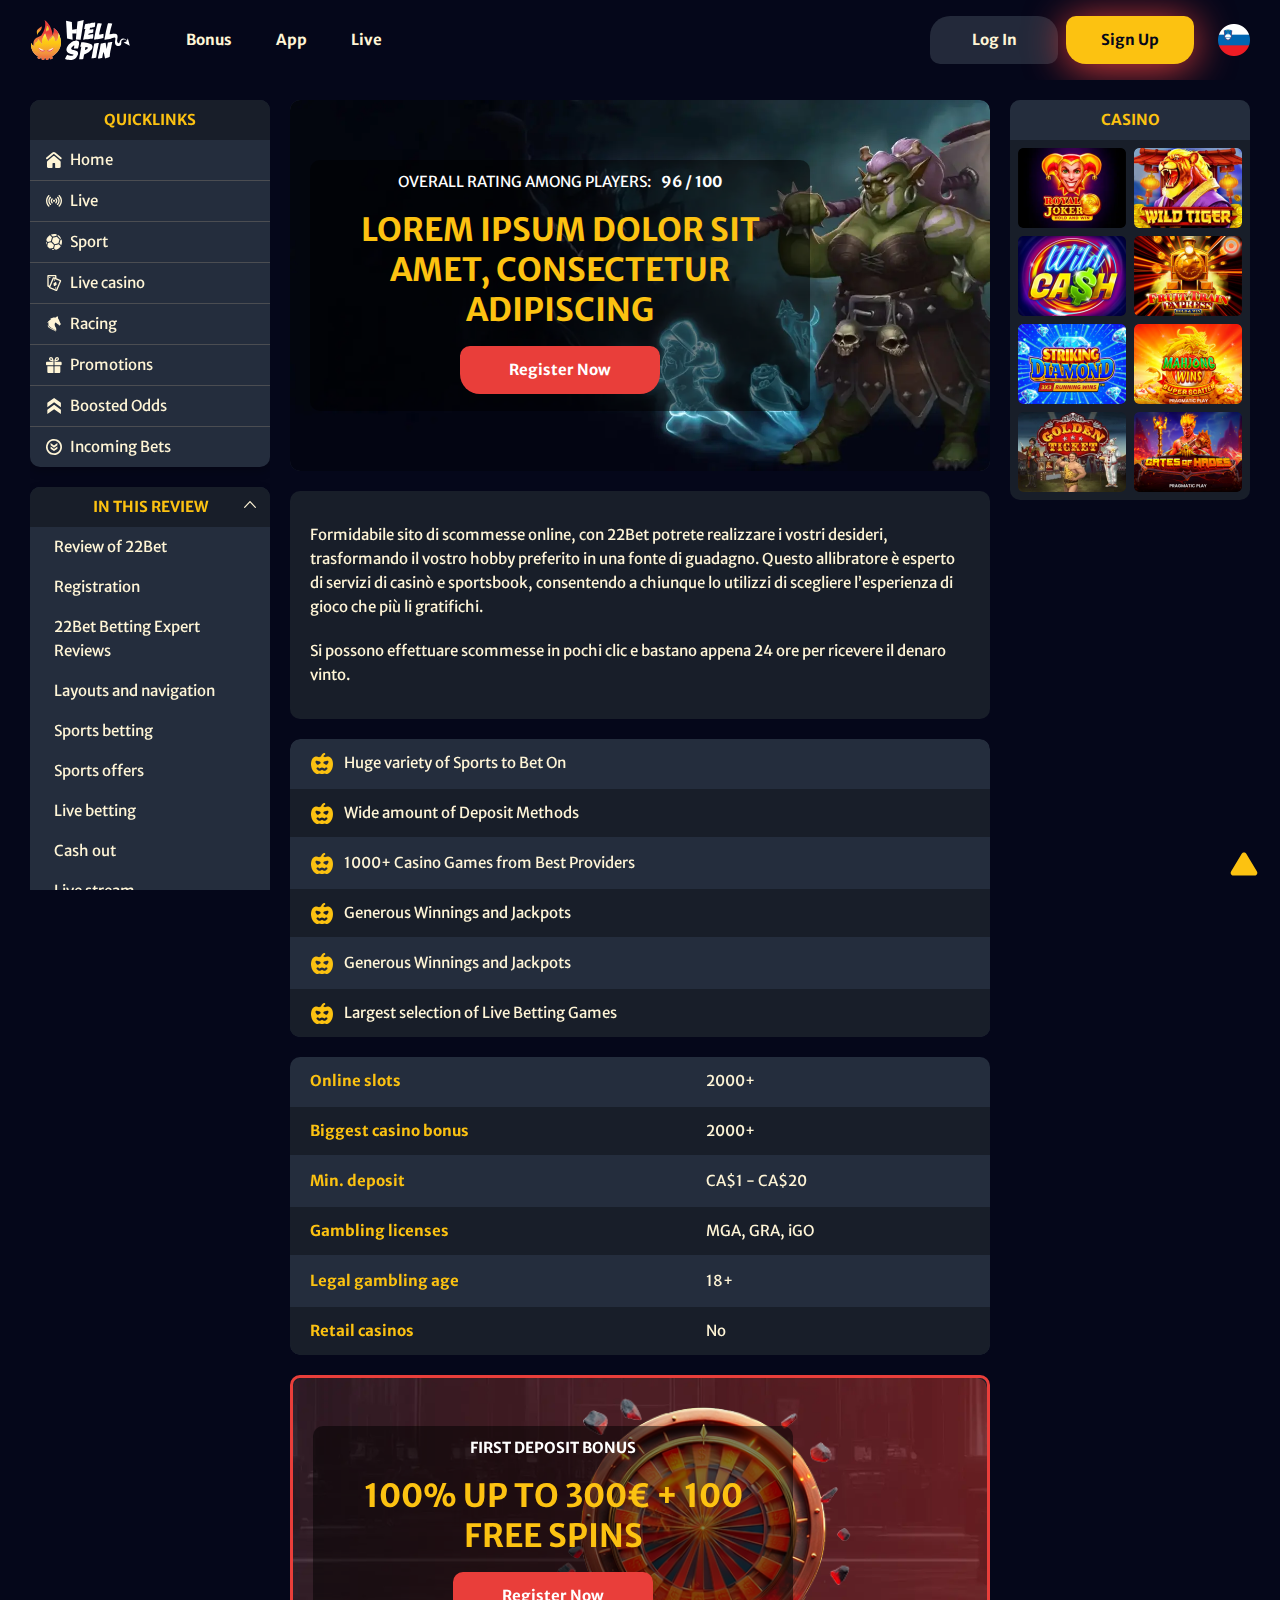
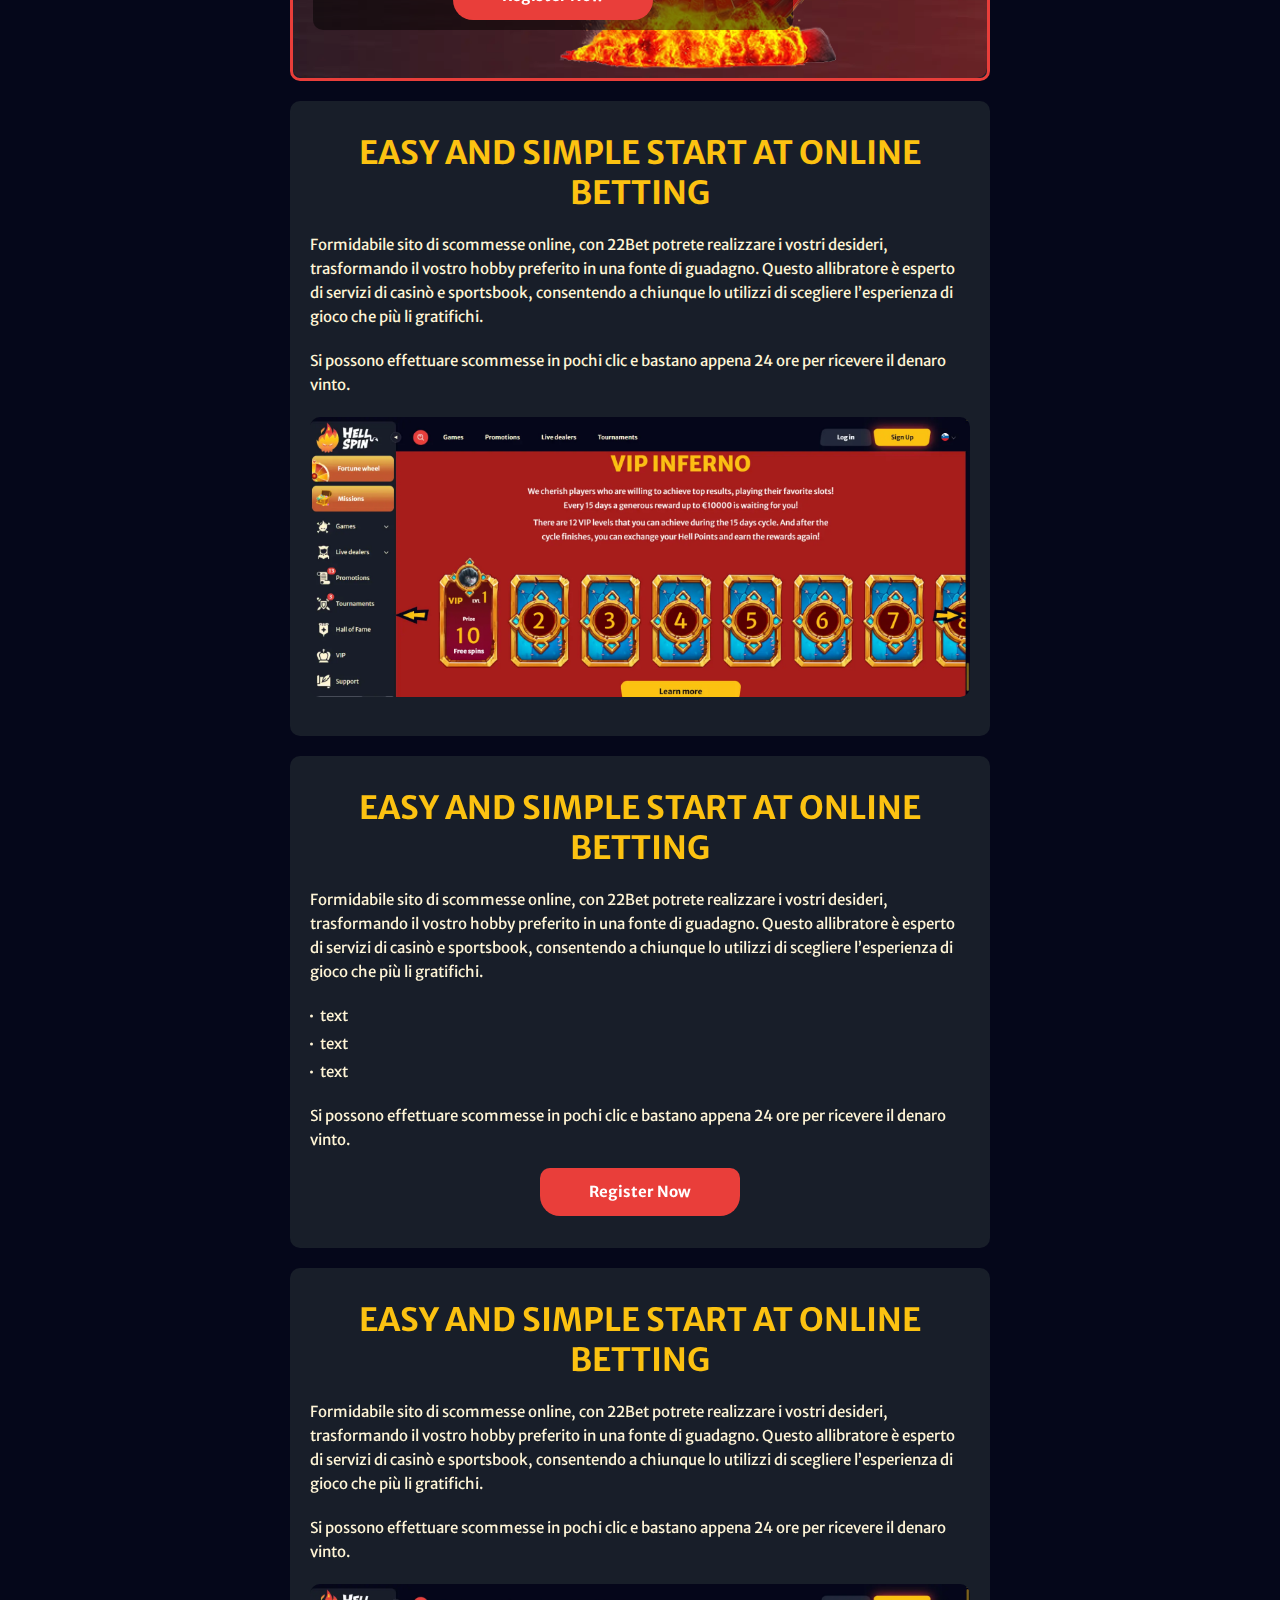
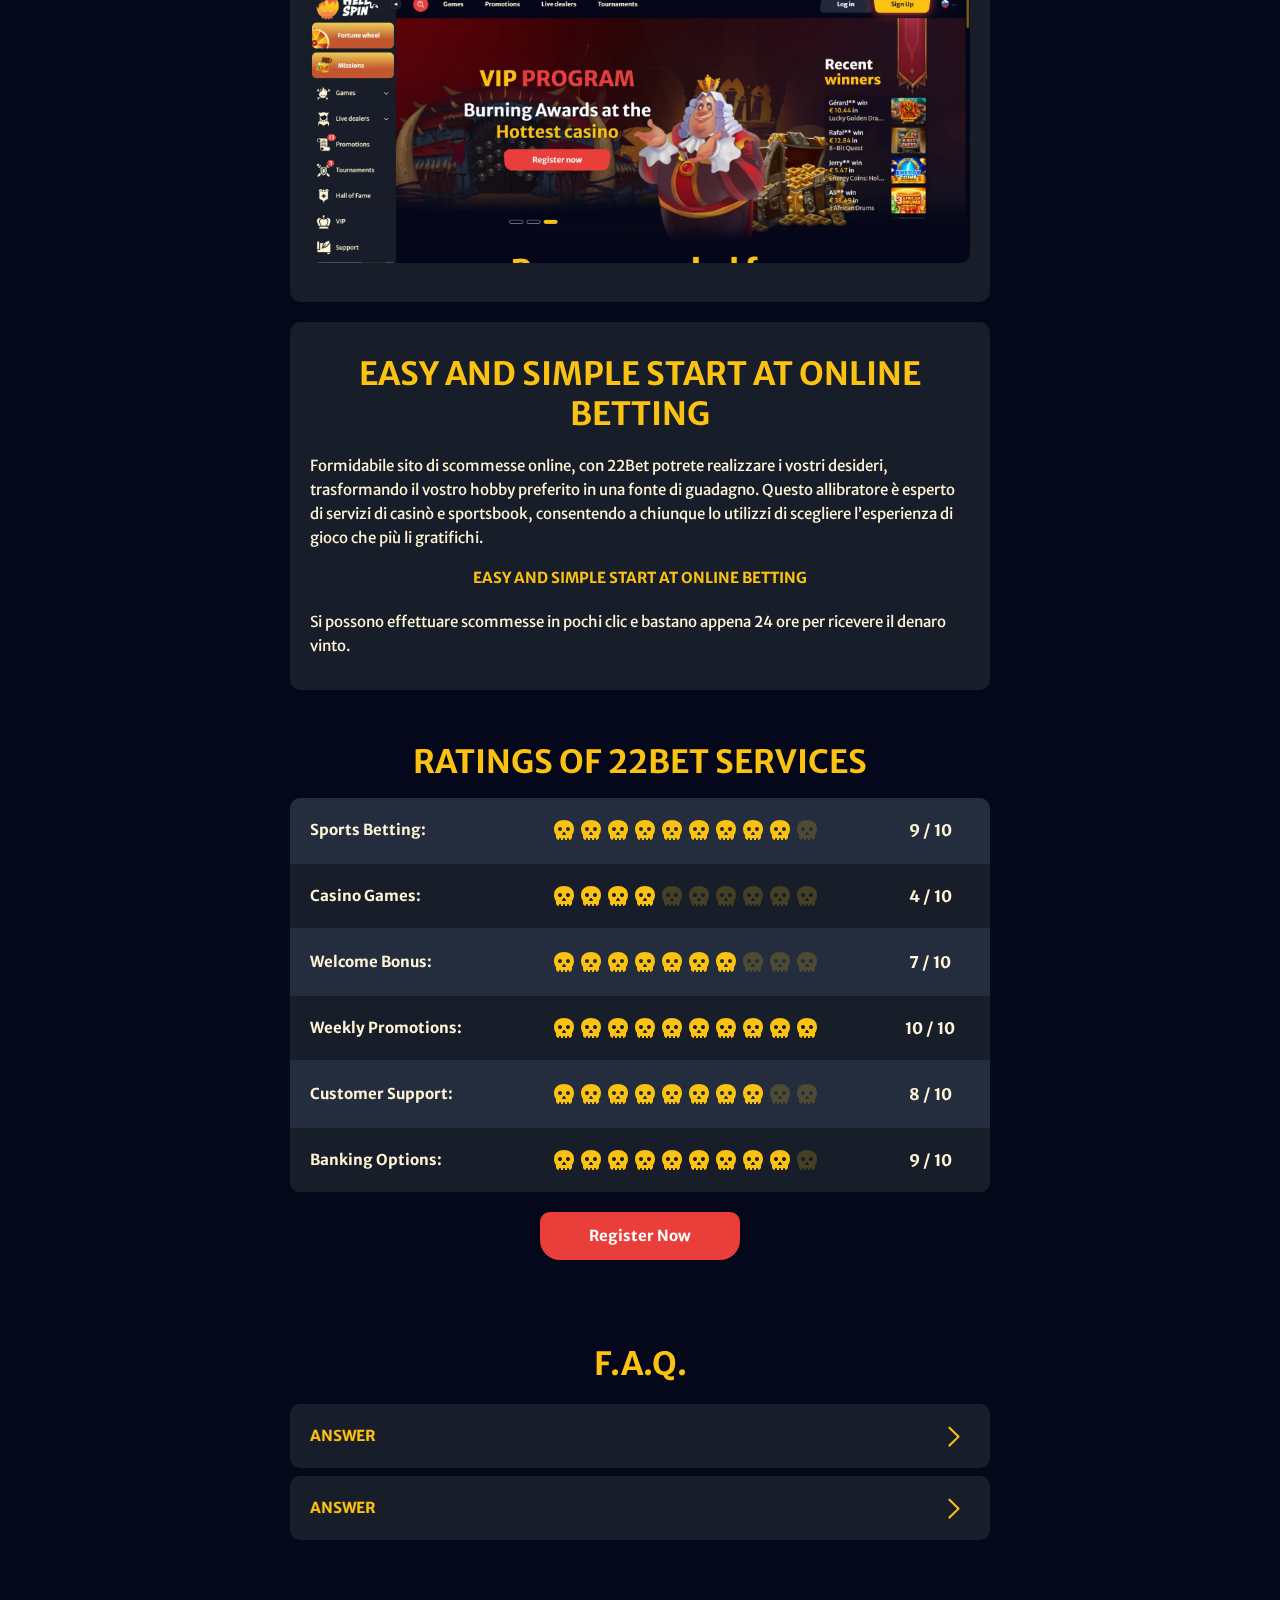
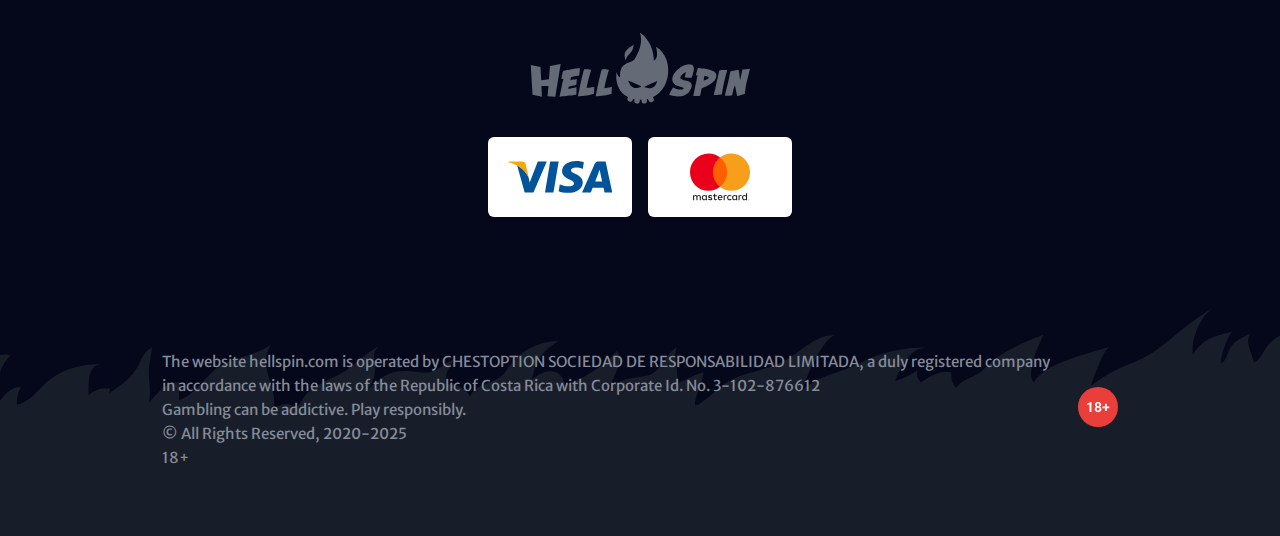
<file: index.html>
<!DOCTYPE html>
<html lang="si">
  <head>
    <meta charset="UTF-8" />

    <meta name="viewport" content="width=device-width, initial-scale=1.0" />
    <title>Lorem ipsum dolor sit amet, consectetur adipiscing</title>
    <meta name="description" content />
    <meta property="og:site_name" content />
    <meta property="og:title" content />
    <meta property="og:type" content="website" />
    <meta property="og:url" content />
    <meta property="og:image" content />
    <meta property="og:image:alt" content />
    <meta property="og:locale" content="si" />
    <meta property="og:description" content />
    <link rel="preconnect" href="https://fonts.googleapis.com" />
    <link rel="preconnect" href="https://fonts.gstatic.com" crossorigin />
   <link href="https://fonts.googleapis.com/css2?family=Merriweather+Sans:wght@300;400;500;600;700;800&display=swap" rel="stylesheet">

    <link rel="stylesheet" href="./css/reset.css" />
    <link rel="stylesheet" href="./css/main.css" />
    <link rel="stylesheet" href="./css/media.css" />
    <link rel="icon" href="./images/favicon.png" type="image/x-icon" />
    <script
      src="https://code.jquery.com/jquery-3.6.1.min.js"
      integrity="sha256-o88AwQnZB+VDvE9tvIXrMQaPlFFSUTR+nldQm1LuPXQ="
      crossorigin="anonymous"
    ></script>
  </head>
  <body>
    <header class="header">
      <section class="content header__content">
        <a href="#" class="logo header__logo"
          ><img src="./images/header/logo.svg" alt="logo" title
        /></a>
        <button class="header__btn-menu">
          <svg
            width="16px"
            height="16px"
            viewBox="0 0 16 16"
            xmlns="http://www.w3.org/2000/svg"
          >
            <rect y="0" width="16" height="3" rx="1.5"></rect>
            <rect y="6.5" width="16" height="3" rx="1.5"></rect>
            <rect y="13" width="16" height="3" rx="1.5"></rect>
          </svg>
        </button>

        <nav class="menu header__menu">
          <ul class="header__menu-list">
            <li>
              <a href="#">
                <span>Bonus</span>
              </a>
            </li>
            <li>
              <a href="#">
                <span>App</span>
              </a>
            </li>
             <li>
              <a href="#">
                <span>Live</span>
              </a>
            </li>
          </ul>
          <div class="header__button header__button-menu">
            <a href="#" class="button button__login-menu">log in</a>
            <a href="#" class="button button__menu">sign up</a>
          </div>
        </nav>

        <a href="#" class="button button__login">log in</a>
        <a href="#" class="button button__singup">sign up</a>
        <a href="" class="header__flag">
          <span><img src="./images/flag.png" alt="flag" title /></span>
        </a>
      </section>
    </header>
    <main class="main home">
      <section class="main__wrap">
        <aside class="sidebar sidebar-left">
          <div class="sidebar-left__quik">
            <div class="menu__links-desk">quicklinks</div>
            <ul class="menu__links">
              <li>
                <a href="#"
                  ><img
                    src="./images/left-menu/home.svg"
                    alt="Home"
                    title
                  />Home</a
                >
              </li>
              <li>
                <a href="#"
                  ><img
                    src="./images/left-menu/live.svg"
                    alt="Live"
                    title
                  />Live</a
                >
              </li>
              <li>
                <a href="#"
                  ><img
                    src="./images/left-menu/sport.svg"
                    alt="Sport"
                    title
                  />Sport</a
                >
              </li>
              <li>
                <a href="#"
                  ><img
                    src="./images/left-menu/live-casino.svg"
                    alt="Live casino"
                    title
                  />Live casino</a
                >
              </li>
              <li>
                <a href="#"
                  ><img
                    src="./images/left-menu/racing.svg"
                    alt="Racing"
                    title
                  />Racing</a
                >
              </li>
              <li>
                <a href="#"
                  ><img
                    src="./images/left-menu/promotion.svg"
                    alt="Promotions"
                    title
                  />Promotions</a
                >
              </li>
              <li>
                <a href="#"
                  ><img
                    src="./images/left-menu/boosted.svg"
                    alt="Boosted Odds"
                    title
                  />Boosted Odds</a
                >
              </li>
              <li>
                <a href="#"
                  ><img
                    src="./images/left-menu/incoming.svg"
                    alt="Incoming Bets"
                    title
                  />Incoming Bets</a
                >
              </li>
            </ul>
          </div>

          <div class="sidebar-left__review">
            <div class="menu__review-desk">In this review</div>
            <ul class="menu__review">
              <li><a href="#">Review of 22Bet</a></li>
              <li><a href="#">Registration</a></li>
              <li><a href="#">22Bet Betting Expert Reviews</a></li>
              <li><a href="#">Layouts and navigation</a></li>
              <li><a href="#">Sports betting</a></li>
              <li><a href="#">Sports offers</a></li>
              <li><a href="#">Live betting</a></li>
              <li><a href="#">Cash out</a></li>
              <li><a href="#">Live stream</a></li>
            </ul>
          </div>
        </aside>
        <section class="content__wrapper">
          <section class="content hero">
            <div class="background">
              <img src="./images/main/bg-main.webp" alt="hero" title />
            </div>
            <div class="hero__wrapper">
              <div class="hero__data">
                <div
                  class="hero__rating"
                 
                >
                  <p>Overall Rating Among Players:</p>
                
                  <span
                   
                  >
                    <span >96</span>
                    <span>/</span>
                    <span >100</span>
                
                  </span>
                </div>
                  <h1 class="title general hero__title">
                  Lorem ipsum dolor sit amet,
                  consectetur adipiscing
                </h1>

                <a href="#" class="button hero__button">Register now</a>
              </div>
            </div>
          </section>
          <section class="content menu-review__content">
            <div class="menu__review-desk menu__review-content">
              In this review
            </div>
            <ul class="menu__review menu__review-list">
              <li><a href="#">Review of 22Bet</a></li>
              <li><a href="#">Registration</a></li>
              <li><a href="#">22Bet Betting Expert Reviews</a></li>
              <li><a href="#">Layouts and navigation</a></li>
              <li><a href="#">Sports betting</a></li>
              <li><a href="#">Sports offers</a></li>
              <li><a href="#">Live betting</a></li>
              <li><a href="#">Cash out</a></li>
              <li><a href="#">Live stream</a></li>
            </ul>
          </section>
          <section class="content article">
            <p>
              Formidabile sito di scommesse online, con 22Bet potrete realizzare
              i vostri desideri, trasformando il vostro hobby preferito in una
              fonte di guadagno. Questo allibratore è esperto di servizi di
              casinò e sportsbook, consentendo a chiunque lo utilizzi di
              scegliere l’esperienza di gioco che più li gratifichi.
            </p>
            <p>
              Si possono effettuare scommesse in pochi clic e bastano appena 24
              ore per ricevere il denaro vinto.
            </p>
          </section>
          <section class="content features">
            <section class="features__info">
              <div class="features__content">
                <table class="features__table">
                  <tbody>
                    <tr>
                      <td>
                        <img
                          src="./images/main/features-icon.svg"
                          alt="icon"
                          title=""
                        />
                      </td>
                      <td>Huge variety of Sports to Bet On</td>
                    </tr>
                    <tr>
                      <td>
                        <img
                          src="./images/main/features-icon.svg"
                          alt="icon"
                          title=""
                        />
                      </td>
                      <td>Wide amount of Deposit Methods</td>
                    </tr>
                    <tr>
                      <td>
                        <img
                          src="./images/main/features-icon.svg"
                          alt="icon"
                          title=""
                        />
                      </td>
                      <td>1000+ Casino Games from Best Providers</td>
                    </tr>
                    <tr>
                      <td>
                        <img
                          src="./images/main/features-icon.svg"
                          alt="icon"
                          title
                        />
                      </td>
                      <td>Generous Winnings and Jackpots</td>
                    </tr>
                    <tr>
                      <td>
                        <img
                          src="./images/main/features-icon.svg"
                          alt="icon"
                          title
                        />
                      </td>
                      <td>Generous Winnings and Jackpots</td>
                    </tr>
                    <tr>
                      <td>
                        <img
                          src="./images/main/features-icon.svg"
                          alt="icon"
                          title
                        />
                      </td>
                      <td>Largest selection of Live Betting Games</td>
                    </tr>
                  </tbody>
                </table>
                <table class="">
                  <tbody>
                    <tr>
                      <td>Online slots</td>
                      <td>2000+</td>
                    </tr>
                    <tr>
                      <td>Biggest casino bonus</td>
                      <td>2000+</td>
                    </tr>
                    <tr>
                      <td>Min. deposit</td>
                      <td>CA$1 - CA$20</td>
                    </tr>
                    <tr>
                      <td>Gambling licenses</td>
                      <td>MGA, GRA, iGO</td>
                    </tr>
                    <tr>
                      <td>Legal gambling age</td>
                      <td>18+</td>
                    </tr>
                    <tr>
                      <td>Retail casinos</td>
                      <td>No</td>
                    </tr>
                  </tbody>
                </table>
                
              </div>
            </section>
          </section>
          <section class="content banner">
            <div class="background banner__backgroud">
              <img src="./images/main/banner-main.webp" alt="banner" title />
              <div class="banner__decor">
                <img
                  src="./images/main/decor-banner-main.png"
                  alt="decor"
                  title=""
                />
              </div>
            </div>
            <div class="banner__info">
              <h2 class="title high banner__title">
                <strong> First deposit bonus </strong>100% up to 300€ + 100 Free
                spins
              </h2>
              <a href="#" class="button banner__button">Register now</a>
            </div>
          </section>
          <section class="content article">
            <h2 class="title high article__title">
              Easy and Simple Start at Online Betting
            </h2>

            <p>
              Formidabile sito di scommesse online, con 22Bet potrete realizzare
              i vostri desideri, trasformando il vostro hobby preferito in una
              fonte di guadagno. Questo allibratore è esperto di servizi di
              casinò e sportsbook, consentendo a chiunque lo utilizzi di
              scegliere l’esperienza di gioco che più li gratifichi.
            </p>
            <p>
              Si possono effettuare scommesse in pochi clic e bastano appena 24
              ore per ricevere il denaro vinto.
            </p>
            <div class="images">
              <img src="./images/main/image1-main.webp" alt="banner" title />
            </div>
          </section>
          <section class="content article">
            <h2 class="title high article__title">
              Easy and Simple Start at Online Betting
            </h2>
            <p>
              Formidabile sito di scommesse online, con 22Bet potrete realizzare
              i vostri desideri, trasformando il vostro hobby preferito in una
              fonte di guadagno. Questo allibratore è esperto di servizi di
              casinò e sportsbook, consentendo a chiunque lo utilizzi di
              scegliere l’esperienza di gioco che più li gratifichi.
            </p>
            <ul>
              <li>text</li>
              <li>text</li>
              <li>text</li>
            </ul>
            <p>
              Si possono effettuare scommesse in pochi clic e bastano appena 24
              ore per ricevere il denaro vinto.
            </p>
            <a href="#" class="button article__button">Register now</a>
          </section>
          <section class="content article">
            <h2 class="title high article__title">
              Easy and Simple Start at Online Betting
            </h2>

            <p>
              Formidabile sito di scommesse online, con 22Bet potrete realizzare
              i vostri desideri, trasformando il vostro hobby preferito in una
              fonte di guadagno. Questo allibratore è esperto di servizi di
              casinò e sportsbook, consentendo a chiunque lo utilizzi di
              scegliere l’esperienza di gioco che più li gratifichi.
            </p>
            <p>
              Si possono effettuare scommesse in pochi clic e bastano appena 24
              ore per ricevere il denaro vinto.
            </p>
            <div class="images">
              <img src="./images/main/image2-main.webp" alt="banner" title />
            </div>
          </section>
          <section class="content article">
            <h2 class="title high article__title">
              Easy and Simple Start at Online Betting
            </h2>
            <p>
              Formidabile sito di scommesse online, con 22Bet potrete realizzare
              i vostri desideri, trasformando il vostro hobby preferito in una
              fonte di guadagno. Questo allibratore è esperto di servizi di
              casinò e sportsbook, consentendo a chiunque lo utilizzi di
              scegliere l’esperienza di gioco che più li gratifichi.
            </p>

            <h3>Easy and Simple Start at Online Betting</h3>

            <p>
              Si possono effettuare scommesse in pochi clic e bastano appena 24
              ore per ricevere il denaro vinto.
            </p>
          </section>
          <section class="content ratings">
            <h2 class="title high ratings__title">Ratings of 22Bet Services</h2>
          <div class="rating__table table">
                  <table>
                      <td>Sports Betting:</td>
                      <td>
                        <img src="./images/main/ratings-icon.svg" alt="ratings" title>
                        <img src="./images/main/ratings-icon.svg" alt="ratings" title>
                        <img src="./images/main/ratings-icon.svg" alt="ratings" title>
                        <img src="./images/main/ratings-icon.svg" alt="ratings" title>
                        <img src="./images/main/ratings-icon.svg" alt="ratings" title>
                        <img src="./images/main/ratings-icon.svg" alt="ratings" title>
                        <img src="./images/main/ratings-icon.svg" alt="ratings" title>
                        <img src="./images/main/ratings-icon.svg" alt="ratings" title>
                        <img src="./images/main/ratings-icon.svg" alt="ratings" title>
                          <img src="./images/main/ratings-icon-grey.svg" alt="ratings" title>
                        
                        
                      </td>
                      <td> <span class="ratings__data">
                        <span>9</span>
                        <span>/</span>
                        <span>10</span>
                      </span></td>
                    </tr>
                    <tr>
                      <td>Casino Games:</td>
                      <td>
                        <img src="./images/main/ratings-icon.svg" alt="ratings" title>
                        <img src="./images/main/ratings-icon.svg" alt="ratings" title>
                        <img src="./images/main/ratings-icon.svg" alt="ratings" title>
                        <img src="./images/main/ratings-icon.svg" alt="ratings" title>
                         <img src="./images/main/ratings-icon-grey.svg" alt="ratings" title>
                          <img src="./images/main/ratings-icon-grey.svg" alt="ratings" title>
                           <img src="./images/main/ratings-icon-grey.svg" alt="ratings" title>
                            <img src="./images/main/ratings-icon-grey.svg" alt="ratings" title>
                             <img src="./images/main/ratings-icon-grey.svg" alt="ratings" title>
                              <img src="./images/main/ratings-icon-grey.svg" alt="ratings" title>
                        
                      </td>
                      <td><span class="ratings__data">
                        <span>4</span>
                        <span>/</span>
                        <span>10</span>
                      </span></td>
                    </tr>
                    <tr> 
                      <td>Welcome Bonus:</td>
                      <td>
                        <img src="./images/main/ratings-icon.svg" alt="ratings" title>
                        <img src="./images/main/ratings-icon.svg" alt="ratings" title>
                        <img src="./images/main/ratings-icon.svg" alt="ratings" title>
                        <img src="./images/main/ratings-icon.svg" alt="ratings" title>
                        <img src="./images/main/ratings-icon.svg" alt="ratings" title>
                        <img src="./images/main/ratings-icon.svg" alt="ratings" title>
                        <img src="./images/main/ratings-icon.svg" alt="ratings" title>
                         <img src="./images/main/ratings-icon-grey.svg" alt="ratings" title>
                          <img src="./images/main/ratings-icon-grey.svg" alt="ratings" title>
                           <img src="./images/main/ratings-icon-grey.svg" alt="ratings" title>
                        
                      </td>
                      <td><span class="ratings__data">
                        <span>7</span>
                        <span>/</span>
                        <span>10</span>
                      </span></td>
                    </tr>
                    <tr>
                      <td>Weekly Promotions:</td>
                      <td>
                        <img src="./images/main/ratings-icon.svg" alt="ratings" title>
                        <img src="./images/main/ratings-icon.svg" alt="ratings" title>
                        <img src="./images/main/ratings-icon.svg" alt="ratings" title>
                        <img src="./images/main/ratings-icon.svg" alt="ratings" title>
                        <img src="./images/main/ratings-icon.svg" alt="ratings" title>
                        <img src="./images/main/ratings-icon.svg" alt="ratings" title>
                        <img src="./images/main/ratings-icon.svg" alt="ratings" title>
                        <img src="./images/main/ratings-icon.svg" alt="ratings" title>
                        <img src="./images/main/ratings-icon.svg" alt="ratings" title>
                        <img src="./images/main/ratings-icon.svg" alt="ratings" title>
                      </td>
                      <td><span class="ratings__data">
                        <span>10</span>
                        <span>/</span>
                        <span>10</span>
                      </span></td>
                    </tr>
                    <tr>
                      <td>Customer Support:</td>
                      <td>
                        <img src="./images/main/ratings-icon.svg" alt="ratings" title>
                        <img src="./images/main/ratings-icon.svg" alt="ratings" title>
                        <img src="./images/main/ratings-icon.svg" alt="ratings" title>
                        <img src="./images/main/ratings-icon.svg" alt="ratings" title>
                        <img src="./images/main/ratings-icon.svg" alt="ratings" title>
                        <img src="./images/main/ratings-icon.svg" alt="ratings" title>
                        <img src="./images/main/ratings-icon.svg" alt="ratings" title>
                        <img src="./images/main/ratings-icon.svg" alt="ratings" title>
                         <img src="./images/main/ratings-icon-grey.svg" alt="ratings" title>
                          <img src="./images/main/ratings-icon-grey.svg" alt="ratings" title>
                        
                      </td>
                      <td><span class="ratings__data">
                        <span>8</span>
                        <span>/</span>
                        <span>10</span>
                      </span></td>
                    </tr>
                    <tr>
                      <td>Banking Options:</td>
                      <td>
                        <img src="./images/main/ratings-icon.svg" alt="ratings" title>
                        <img src="./images/main/ratings-icon.svg" alt="ratings" title>
                        <img src="./images/main/ratings-icon.svg" alt="ratings" title>
                        <img src="./images/main/ratings-icon.svg" alt="ratings" title>
                        <img src="./images/main/ratings-icon.svg" alt="ratings" title>
                        <img src="./images/main/ratings-icon.svg" alt="ratings" title>
                        <img src="./images/main/ratings-icon.svg" alt="ratings" title>
                        <img src="./images/main/ratings-icon.svg" alt="ratings" title>
                        <img src="./images/main/ratings-icon.svg" alt="ratings" title>
                         <img src="./images/main/ratings-icon-grey.svg" alt="ratings" title>
                        
                      </td>
                      <td><span class="ratings__data">
                        <span>9</span>
                        <span>/</span>
                        <span>10</span>
                      </span></td>
                    </tr>
                  </table>
                </div>
            

            <a href="#" class="button ratings__button">Register now</a>
          </section>
          <section class="content faq">
            <h2 class="title high faq__title">F.A.Q.</h2>
            <ul
              class="faq__list"
              itemscope
              itemtype="https://schema.org/FAQPage"
            >
              <li
                class="faq__item"
                itemscope
                itemprop="mainEntity"
                itemtype="https://schema.org/Question"
              >
                <h3
                  class="title medium faq__subtitle js-button-expander"
                  itemprop="name"
                >
                 Answer
                </h3>
                <div
                  class="faq__answer js-expand-content"
                  itemscope
                  itemprop="acceptedAnswer"
                  itemtype="https://schema.org/Answer"
                >
                  <p itemprop="text">
                    This is Photoshop's version of Lorem Ipsum. Proin gravida nibh vel velit auctor aliquet. Aenean sollicitudin, lorem quis bibendum auctor, nisi elit consequat ipsum, nec sagittis sem nibh id elit. Duis sed odio sit amet nibh vulputate cursus a sit amet mauris. Morbi accumsan ipsum velit. Nam nec tellus a odio tincidunt auctor a ornare odio. 
                  </p>
                </div>
              </li>
              <li
                class="faq__item"
                itemscope
                itemprop="mainEntity"
                itemtype="https://schema.org/Question"
              >
                <h3
                  class="title medium faq__subtitle js-button-expander"
                  itemprop="name"
                >
                 Answer
                </h3>
                <div
                  class="faq__answer js-expand-content"
                  itemscope
                  itemprop="acceptedAnswer"
                  itemtype="https://schema.org/Answer"
                >
                  <p itemprop="text">
                    This is Photoshop's version of Lorem Ipsum. Proin gravida nibh vel velit auctor aliquet. Aenean sollicitudin, lorem quis bibendum auctor, nisi elit consequat ipsum, nec sagittis sem nibh id elit. Duis sed odio sit amet nibh vulputate cursus a sit amet mauris. Morbi accumsan ipsum velit. Nam nec tellus a odio tincidunt auctor a ornare odio. 
                  </p>
                </div>
              </li>
             
            </ul>
          </section>
        </section>
        <aside class="sidebar sidebar-right">
         
          <div class="sidebar-right__desk">
            <div class="menu__cards">Casino</div>
            <ul class="menu__casino">
              <li>
                <a href="#"
                  ><img
                    src="./images/right-gallery/casino1.png"
                    alt="gallery-casino"
                    title
                /></a>
              </li>
              <li>
                <a href="#"
                  ><img
                    src="./images/right-gallery/casino2.png"
                    alt="gallery-casino"
                    title
                /></a>
              </li>
              <li>
                <a href="#"
                  ><img
                    src="./images/right-gallery/casino3.png"
                    alt="gallery-casino"
                    title
                /></a>
              </li>
              <li>
                <a href="#"
                  ><img
                    src="./images/right-gallery/casino4.png"
                    alt="gallery-casino"
                    title
                /></a>
              </li>
              <li>
                <a href="#"
                  ><img
                    src="./images/right-gallery/casino5.png"
                    alt="gallery-casino"
                    title
                /></a>
              </li>
              <li>
                <a href="#"
                  ><img
                    src="./images/right-gallery/casino6.png"
                    alt="gallery-casino"
                    title
                /></a>
              </li>
               <li>
                <a href="#"
                  ><img
                    src="./images/right-gallery/casino7.png"
                    alt="gallery-casino"
                    title
                /></a>
              </li>
               <li>
                <a href="#"
                  ><img
                    src="./images/right-gallery/casino8.png"
                    alt="gallery-casino"
                    title
                /></a>
              </li>
            </ul>
          </div>
        </aside>
        <div class="" onclick="scrollToTop()">
          <button class="main__arrow" id="scrollToTopBtn"></button>
        </div>
      </section>
    </main>
    <footer class="footer">
       <img class="footer__decor" src="./images/footer/after-footer.svg" alt="decor" title>
      <section class="content footer__content">
        <a href="#" class="logo footer__logo"
          ><img src="./images/footer/footer-logo.svg" alt="logo" title
        /></a>

        <ul class="footer__cards-list">
          <li>
            <a href="#"
              ><img src="./images/footer/visa.svg" alt="cardvisa" title
            /></a>
          </li>
          <li>
            <a href="#"
              ><img src="./images/footer/master.svg" alt="mastercard" title
            /></a>
          </li>
          
        </ul>

        <div class="footer__wrapp">
          <div class="footer__text">
            <p>The website hellspin.com is operated by CHESTOPTION SOCIEDAD DE RESPONSABILIDAD LIMITADA, a duly registered company in accordance with the laws of the Republic of Costa Rica with Corporate Id. No. 3-102-876612</p>
            <p>
              Gambling can be addictive. Play responsibly.
            </p>
            <p>&copy; All Rights Reserved, 2020-2025</p>
            <p>18+</p>
          </div>
          <div class="footer__age">
            <img src="./images/footer/age.svg" alt="age" title />
          </div>
        </div>
      
      </section>
    </footer>
    <script src="./js/arrowUp.js" defer></script>
    <script src="./js/sidebar.js" defer></script>
    <script src="./js/expander.js" defer></script>
    <script src="./js/mobile-menu.js" defer></script>
  </body>
</html>
</file>
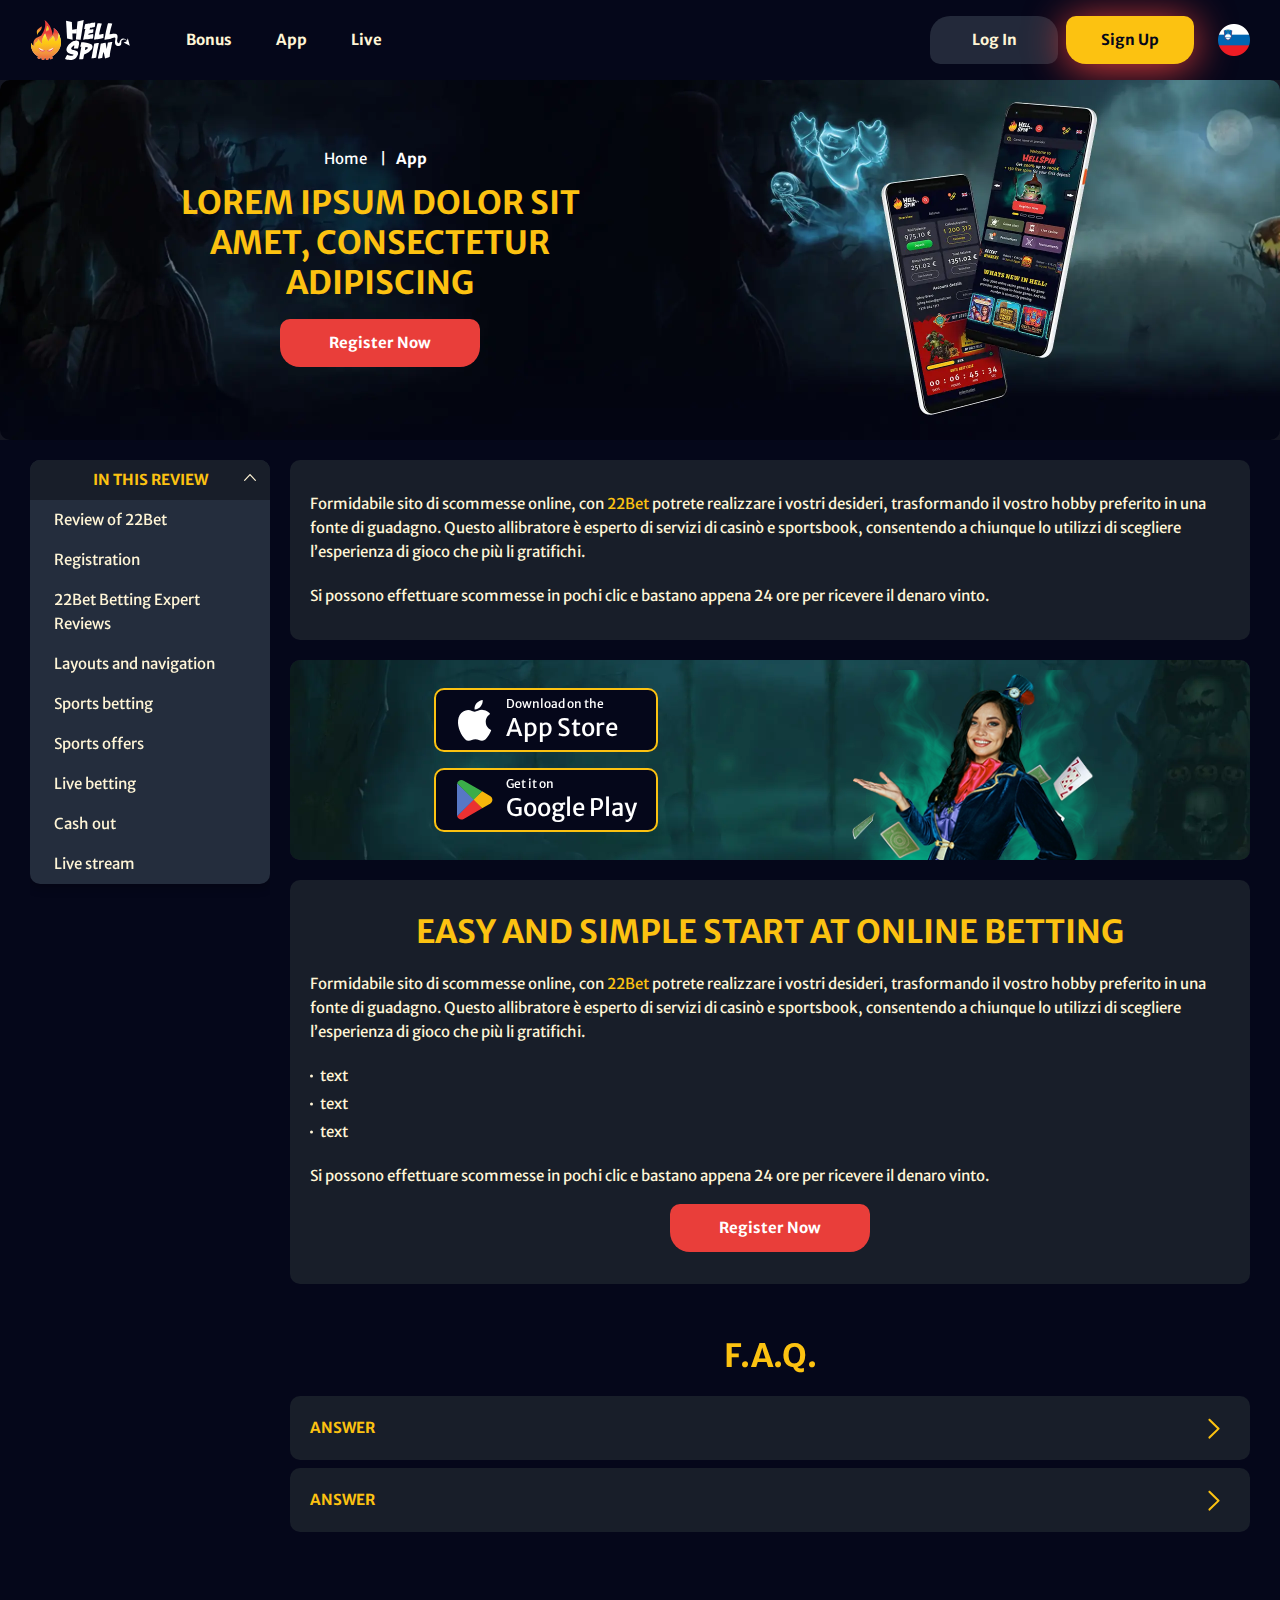
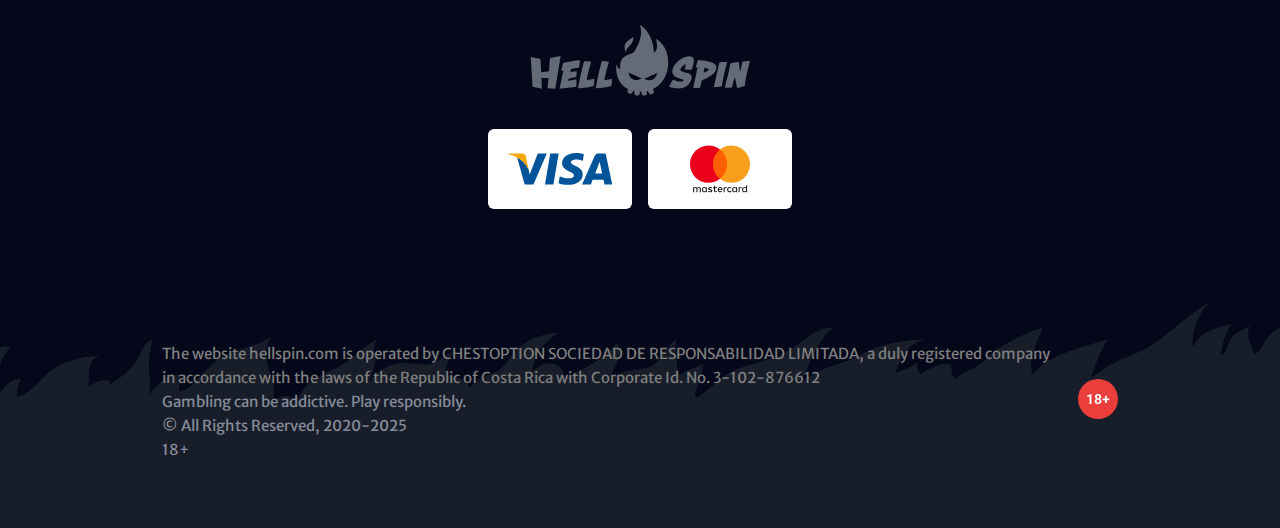
<file: app.html>
<!DOCTYPE html>
<html lang="si">
  <head>
    <meta charset="UTF-8" />

    <meta name="viewport" content="width=device-width, initial-scale=1.0" />
    <title>Lorem ipsum dolor sit amet, consectetur adipiscing</title>
    <meta name="description" content />
    <meta property="og:site_name" content />
    <meta property="og:title" content />
    <meta property="og:type" content="website" />
    <meta property="og:url" content />
    <meta property="og:image" content />
    <meta property="og:image:alt" content />
    <meta property="og:locale" content="si" />
    <meta property="og:description" content />
    <link rel="preconnect" href="https://fonts.googleapis.com" />
    <link rel="preconnect" href="https://fonts.gstatic.com" crossorigin />
    <link
      href="https://fonts.googleapis.com/css2?family=Merriweather+Sans:wght@300;400;500;600;700;800&display=swap"
      rel="stylesheet"
    />

    <link rel="stylesheet" href="./css/reset.css" />
    <link rel="stylesheet" href="./css/main.css" />
    <link rel="stylesheet" href="./css/media.css" />
    <link rel="icon" href="./images/favicon.png" type="image/x-icon" />
    <script
      src="https://code.jquery.com/jquery-3.6.1.min.js"
      integrity="sha256-o88AwQnZB+VDvE9tvIXrMQaPlFFSUTR+nldQm1LuPXQ="
      crossorigin="anonymous"
    ></script>
  </head>
  <body>
    <header class="header">
      <section class="content header__content">
        <a href="#" class="logo header__logo"
          ><img src="./images/header/logo.svg" alt="logo" title
        /></a>
        <button class="header__btn-menu">
          <svg
            width="16px"
            height="16px"
            viewBox="0 0 16 16"
            xmlns="http://www.w3.org/2000/svg"
          >
            <rect y="0" width="16" height="3" rx="1.5"></rect>
            <rect y="6.5" width="16" height="3" rx="1.5"></rect>
            <rect y="13" width="16" height="3" rx="1.5"></rect>
          </svg>
        </button>

        <nav class="menu header__menu">
          <ul class="header__menu-list">
            <li>
              <a href="#">
                <span>Bonus</span>
              </a>
            </li>
            <li>
              <a href="#">
                <span>App</span>
              </a>
            </li>
             <li>
              <a href="#">
                <span>Live</span>
              </a>
            </li>
          </ul>
          <div class="header__button header__button-menu">
            <a href="#" class="button button__login-menu">log in</a>
            <a href="#" class="button button__menu">sign up</a>
          </div>
        </nav>

        <a href="#" class="button button__login">log in</a>
        <a href="#" class="button button__singup">sign up</a>
        <a href="" class="header__flag">
          <span><img src="./images/flag.png" alt="flag" title /></span>
        </a>
      </section>
    </header>
    <main class="main home main-page">
      <section class="hero hero__page">
        <div class="background background-page">
          <img src="./images/app/bg-app.webp" alt="hero" title />
        </div>
        <div class="hero__wrapper hero__wrapper-page">
          <div class="hero__data hero__data-page">
            <ul
              class="breadcrumbs"
             
            >
              <li
               
              >
                <a href="#">
                  <span >Home</span></a
                >
               
              </li>
              <li
               
              >
                <a href="#" >
                  <span >App</span></a
                >
              
              </li>
            </ul>
             <h1 class="title general hero__title">
                  Lorem ipsum dolor sit amet,
                  consectetur adipiscing
                </h1>
            <a href="#" class="button hero__button">Register now</a>
          </div>
        </div>
      </section>
      <section class="main__wrap main__wrap-page">
        <aside class="sidebar sidebar-left sidebar-left-page">
          <div class="sidebar-left__review">
            <div class="menu__review-desk">In this review</div>
            <ul class="menu__review">
              <li><a href="#">Review of 22Bet</a></li>
              <li><a href="#">Registration</a></li>
              <li><a href="#">22Bet Betting Expert Reviews</a></li>
              <li><a href="#">Layouts and navigation</a></li>
              <li><a href="#">Sports betting</a></li>
              <li><a href="#">Sports offers</a></li>
              <li><a href="#">Live betting</a></li>
              <li><a href="#">Cash out</a></li>
              <li><a href="#">Live stream</a></li>
            </ul>
          </div>
        </aside>
        <section class="content__wrapper content__wrapper-page">
          <section class="content menu-review__content">
            <div class="menu__review-desk menu__review-content">
              In this review
            </div>
            <ul class="menu__review menu__review-list">
              <li><a href="#">Review of 22Bet</a></li>
              <li><a href="#">Registration</a></li>
              <li><a href="#">22Bet Betting Expert Reviews</a></li>
              <li><a href="#">Layouts and navigation</a></li>
              <li><a href="#">Sports betting</a></li>
              <li><a href="#">Sports offers</a></li>
              <li><a href="#">Live betting</a></li>
              <li><a href="#">Cash out</a></li>
              <li><a href="#">Live stream</a></li>
            </ul>
          </section>
          <section class="content article">
            <p>
              Formidabile sito di scommesse online, con
              <a class="article__links" href="#">22Bet</a> potrete realizzare i
              vostri desideri, trasformando il vostro hobby preferito in una
              fonte di guadagno. Questo allibratore è esperto di servizi di
              casinò e sportsbook, consentendo a chiunque lo utilizzi di
              scegliere l’esperienza di gioco che più li gratifichi.
            </p>
            <p>
              Si possono effettuare scommesse in pochi clic e bastano appena 24
              ore per ricevere il denaro vinto.
            </p>
          </section>
          <section class="content banner__app">
            <div class="background banner__background-app">
              <img src="./images/app/banner-app.webp" alt="banner" title />
              <div class="banner__decor banner__decor-app">
                <img src="./images/app/decor-banner-app.png" alt="decor" title />
              </div>
            </div>
            <div class="banner__content banner__content-app">
              <div class="button__wrap-app">
                <a href="#" class="banner__btn banner__btn-app">
                  Download on the <span> App Store </span>
                </a>
                <a href="#" class="banner__btn banner__btn-android">
                  Get it on <span>Google Play</span></a
                >
              </div>
             
            </div>
          </section>

          <section class="content article">
            <h2 class="title high article__title">
              Easy and Simple Start at Online Betting
            </h2>
            <p>
              Formidabile sito di scommesse online, con
              <a class="article__links" href="#">22Bet</a> potrete realizzare i
              vostri desideri, trasformando il vostro hobby preferito in una
              fonte di guadagno. Questo allibratore è esperto di servizi di
              casinò e sportsbook, consentendo a chiunque lo utilizzi di
              scegliere l’esperienza di gioco che più li gratifichi.
            </p>
            <ul class="article__list">
              <li>text</li>
              <li>text</li>
              <li>text</li>
            </ul>

            <p>
              Si possono effettuare scommesse in pochi clic e bastano appena 24
              ore per ricevere il denaro vinto.
            </p>
            <a href="#" class="button article__button">Register now</a>
          </section>

          <section class="content faq">
            <h2 class="title high faq__title">F.A.Q.</h2>
            <ul
              class="faq__list"
              itemscope
              itemtype="https://schema.org/FAQPage"
            >
              <li
                class="faq__item"
                itemscope
                itemprop="mainEntity"
                itemtype="https://schema.org/Question"
              >
                <h3
                  class="title medium faq__subtitle js-button-expander"
                  itemprop="name"
                >
                  Answer
                </h3>
                <div
                  class="faq__answer js-expand-content"
                  itemscope
                  itemprop="acceptedAnswer"
                  itemtype="https://schema.org/Answer"
                >
                  <p itemprop="text">
                    This is Photoshop's version of Lorem Ipsum. Proin gravida
                    nibh vel velit auctor aliquet. Aenean sollicitudin, lorem
                    quis bibendum auctor, nisi elit consequat ipsum, nec
                    sagittis sem nibh id elit. Duis sed odio sit amet nibh
                    vulputate cursus a sit amet mauris. Morbi accumsan ipsum
                    velit. Nam nec tellus a odio tincidunt auctor a ornare odio.
                  </p>
                </div>
              </li>
              <li
                class="faq__item"
                itemscope
                itemprop="mainEntity"
                itemtype="https://schema.org/Question"
              >
                <h3
                  class="title medium faq__subtitle js-button-expander"
                  itemprop="name"
                >
                  Answer
                </h3>
                <div
                  class="faq__answer js-expand-content"
                  itemscope
                  itemprop="acceptedAnswer"
                  itemtype="https://schema.org/Answer"
                >
                  <p itemprop="text">
                    This is Photoshop's version of Lorem Ipsum. Proin gravida
                    nibh vel velit auctor aliquet. Aenean sollicitudin, lorem
                    quis bibendum auctor, nisi elit consequat ipsum, nec
                    sagittis sem nibh id elit. Duis sed odio sit amet nibh
                    vulputate cursus a sit amet mauris. Morbi accumsan ipsum
                    velit. Nam nec tellus a odio tincidunt auctor a ornare odio.
                  </p>
                </div>
              </li>
            </ul>
          </section>
        </section>
      </section>
    </main>
    <footer class="footer">
      <img
        class="footer__decor"
        src="./images/footer/after-footer.svg"
        alt="decor"
        title
      />
      <section class="content footer__content">
        <a href="#" class="logo footer__logo"
          ><img src="./images/footer/footer-logo.svg" alt="logo" title
        /></a>

        <ul class="footer__cards-list">
          <li>
            <a href="#"
              ><img src="./images/footer/visa.svg" alt="cardvisa" title
            /></a>
          </li>
          <li>
            <a href="#"
              ><img src="./images/footer/master.svg" alt="mastercard" title
            /></a>
          </li>
        </ul>

        <div class="footer__wrapp">
          <div class="footer__text">
            The website hellspin.com is operated by CHESTOPTION SOCIEDAD DE RESPONSABILIDAD LIMITADA, a duly registered company in accordance with the laws of the Republic of Costa Rica with Corporate Id. No. 3-102-876612
            <p>Gambling can be addictive. Play responsibly.</p>
            <p>&copy; All Rights Reserved, 2020-2025</p>
            <p>18+</p>
          </div>
          <div class="footer__age">
            <img src="./images/footer/age.svg" alt="age" title />
          </div>
        </div>
      </section>
    </footer>

    <script src="./js/sidebar.js" defer></script>
    <script src="./js/expander.js" defer></script>
    <script src="./js/mobile-menu.js" defer></script>
  </body>
</html>
</file>
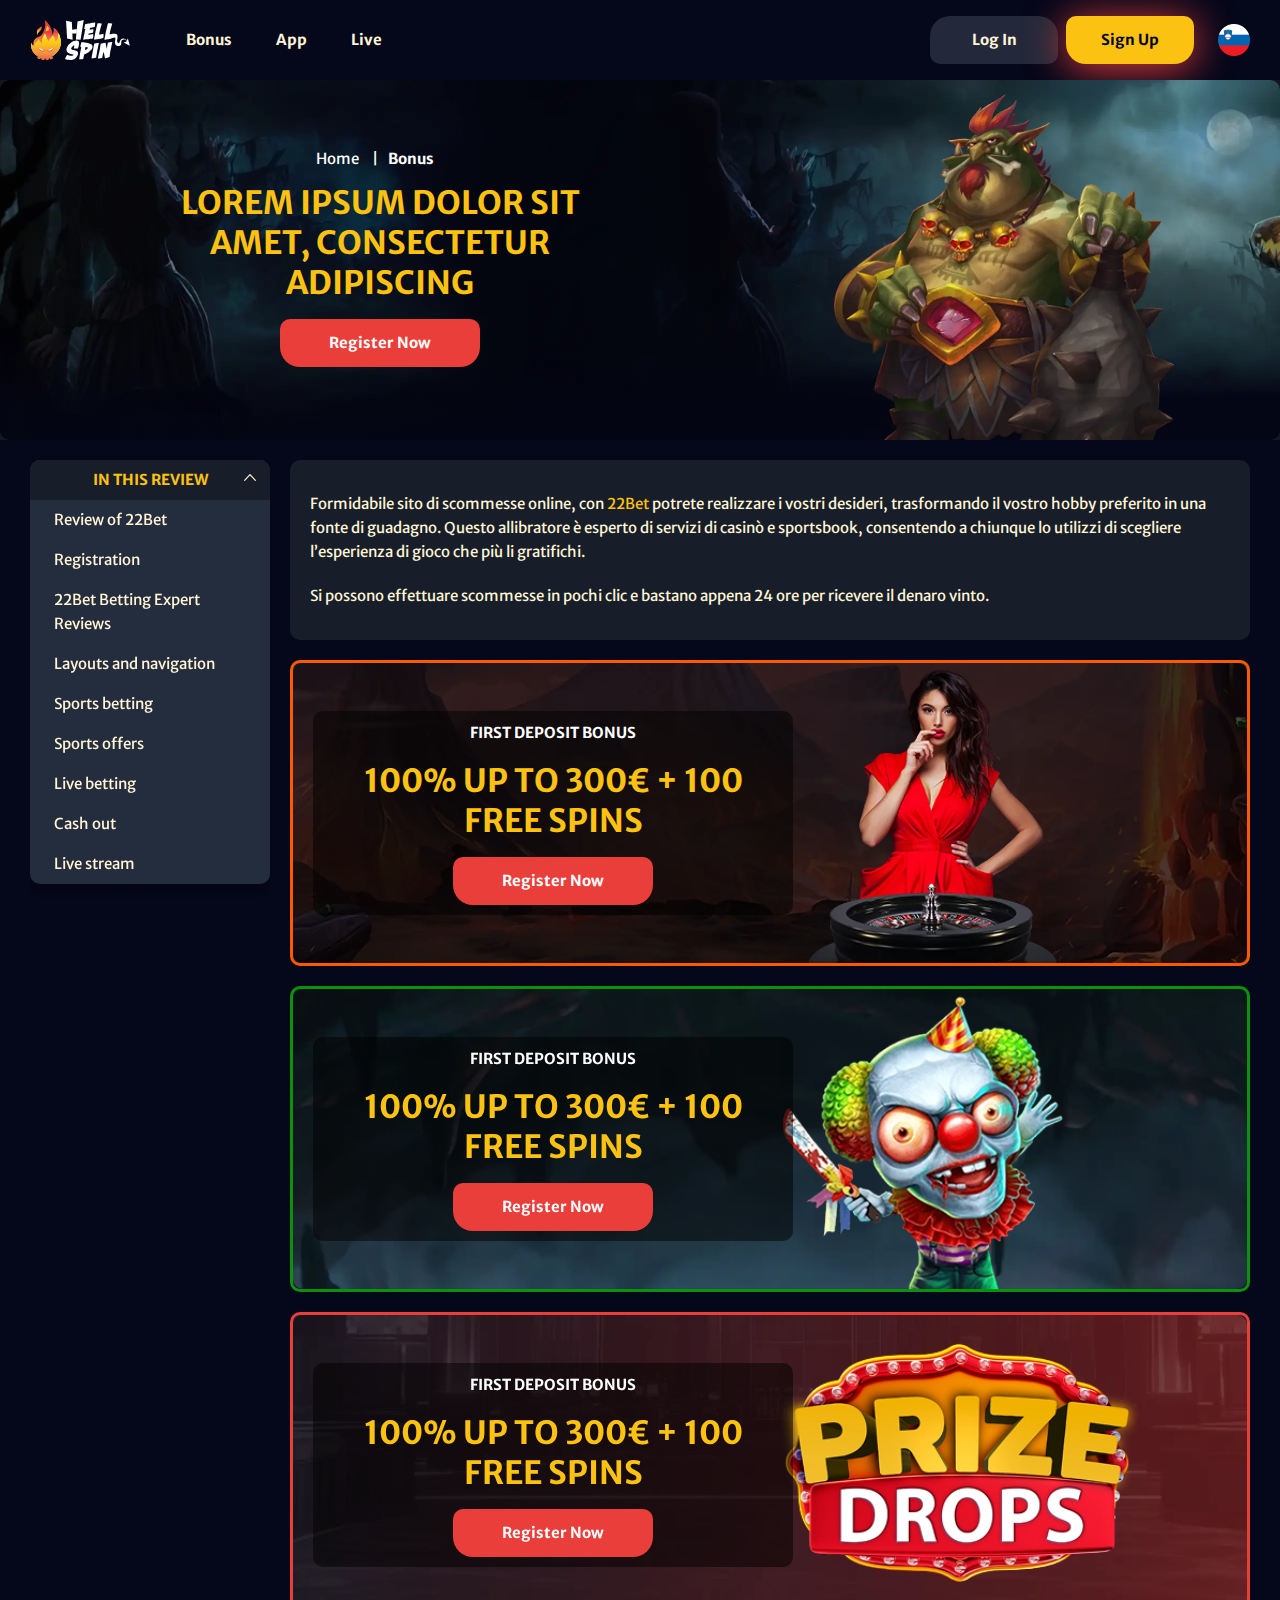
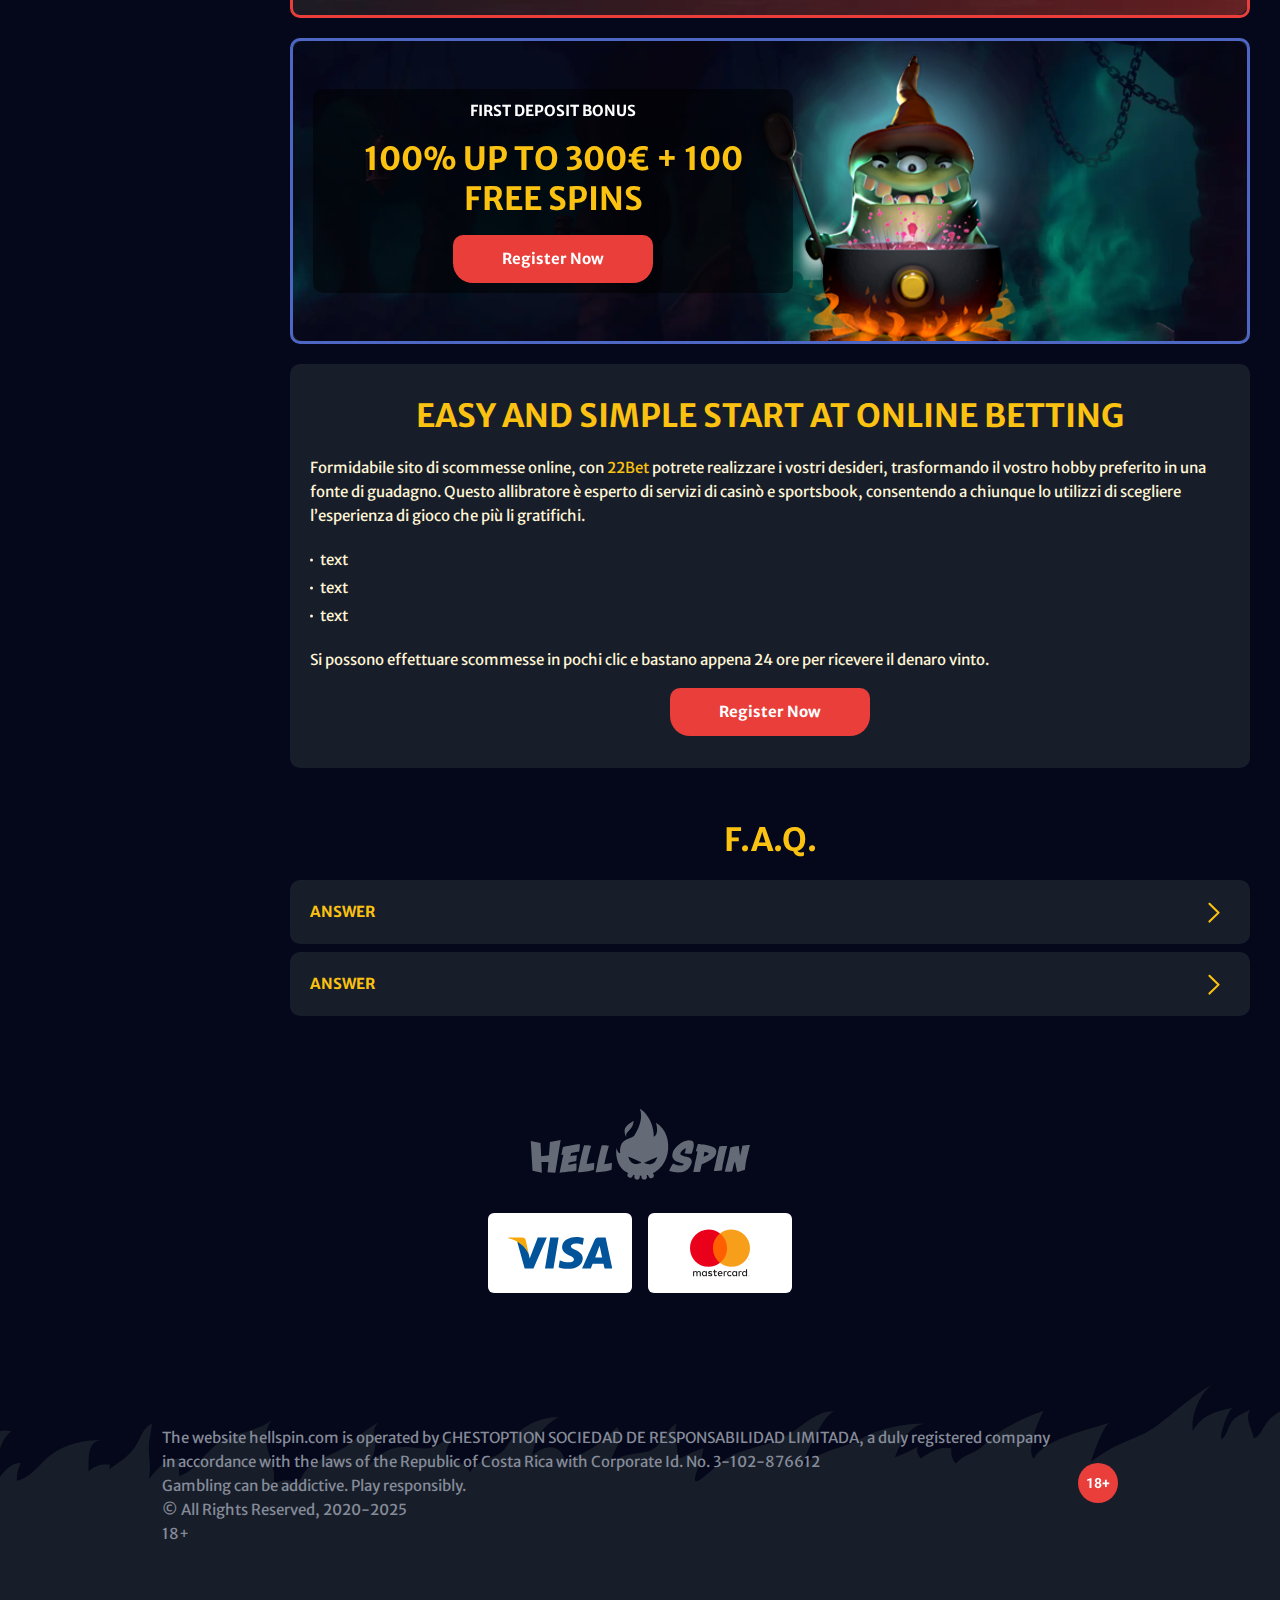
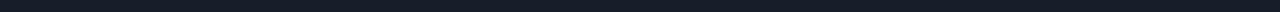
<file: bonus.html>
<!DOCTYPE html>
<html lang="si">
  <head>
    <meta charset="UTF-8" />

    <meta name="viewport" content="width=device-width, initial-scale=1.0" />
    <title>20Bet Brasil: Casa de Aposta e Cassino</title>
    <meta name="description" content />
    <meta property="og:site_name" content />
    <meta property="og:title" content />
    <meta property="og:type" content="website" />
    <meta property="og:url" content />
    <meta property="og:image" content />
    <meta property="og:image:alt" content />
    <meta property="og:locale" content="si" />
    <meta property="og:description" content />
    <link rel="preconnect" href="https://fonts.googleapis.com" />
    <link rel="preconnect" href="https://fonts.gstatic.com" crossorigin />
    <link
      href="https://fonts.googleapis.com/css2?family=Merriweather+Sans:wght@300;400;500;600;700;800&display=swap"
      rel="stylesheet"
    />

    <link rel="stylesheet" href="./css/reset.css" />
    <link rel="stylesheet" href="./css/main.css" />
    <link rel="stylesheet" href="./css/media.css" />
    <link rel="icon" href="./images/favicon.png" type="image/x-icon" />
    <script
      src="https://code.jquery.com/jquery-3.6.1.min.js"
      integrity="sha256-o88AwQnZB+VDvE9tvIXrMQaPlFFSUTR+nldQm1LuPXQ="
      crossorigin="anonymous"
    ></script>
  </head>
  <body>
    <header class="header">
      <section class="content header__content">
        <a href="#" class="logo header__logo"
          ><img src="./images/header/logo.svg" alt="logo" title
        /></a>
        <button class="header__btn-menu">
          <svg
            width="16px"
            height="16px"
            viewBox="0 0 16 16"
            xmlns="http://www.w3.org/2000/svg"
          >
            <rect y="0" width="16" height="3" rx="1.5"></rect>
            <rect y="6.5" width="16" height="3" rx="1.5"></rect>
            <rect y="13" width="16" height="3" rx="1.5"></rect>
          </svg>
        </button>

        <nav class="menu header__menu">
          <ul class="header__menu-list">
            <li>
              <a href="#">
                <span>Bonus</span>
              </a>
            </li>
            <li>
              <a href="#">
                <span>App</span>
              </a>
            </li>
            <li>
              <a href="#">
                <span>Live</span>
              </a>
            </li>
          </ul>
          <div class="header__button header__button-menu">
            <a href="#" class="button button__login-menu">log in</a>
            <a href="#" class="button button__menu">sign up</a>
          </div>
        </nav>

        <a href="#" class="button button__login">log in</a>
        <a href="#" class="button button__singup">sign up</a>
        <a href="" class="header__flag">
          <span><img src="./images/flag.png" alt="flag" title /></span>
        </a>
      </section>
    </header>
    <main class="main home main-page">
      <section class="hero hero__page">
        <div class="background background-page">
          <img src="./images/bonus/bg-bonus.webp" alt="hero" title />
        </div>
        <div class="hero__wrapper hero__wrapper-page">
          <div class="hero__data hero__data-page">
            <ul
              class="breadcrumbs"
             
            >
              <li
               
              >
                <a href="#" >
                  <span >Home</span></a
                >
                
              </li>
              <li
               
              >
                <a href="#" >
                  <span >Bonus</span></a
                >
              
              </li>
            </ul>
             <h1 class="title general hero__title">
                  Lorem ipsum dolor sit amet,
                  consectetur adipiscing
                </h1>
            <a href="#" class="button hero__button">Register now</a>
          </div>
        </div>
      </section>
      <section class="main__wrap main__wrap-page">
        <aside class="sidebar sidebar-left sidebar-left-page">
          <div class="sidebar-left__review">
            <div class="menu__review-desk">In this review</div>
            <ul class="menu__review">
              <li><a href="#">Review of 22Bet</a></li>
              <li><a href="#">Registration</a></li>
              <li><a href="#">22Bet Betting Expert Reviews</a></li>
              <li><a href="#">Layouts and navigation</a></li>
              <li><a href="#">Sports betting</a></li>
              <li><a href="#">Sports offers</a></li>
              <li><a href="#">Live betting</a></li>
              <li><a href="#">Cash out</a></li>
              <li><a href="#">Live stream</a></li>
            </ul>
          </div>
        </aside>
        <section class="content__wrapper content__wrapper-page">
          <section class="content menu-review__content">
            <div class="menu__review-desk menu__review-content">
              In this review
            </div>
            <ul class="menu__review menu__review-list">
              <li><a href="#">Review of 22Bet</a></li>
              <li><a href="#">Registration</a></li>
              <li><a href="#">22Bet Betting Expert Reviews</a></li>
              <li><a href="#">Layouts and navigation</a></li>
              <li><a href="#">Sports betting</a></li>
              <li><a href="#">Sports offers</a></li>
              <li><a href="#">Live betting</a></li>
              <li><a href="#">Cash out</a></li>
              <li><a href="#">Live stream</a></li>
            </ul>
          </section>
          <section class="content article">
            <p>
              Formidabile sito di scommesse online, con
              <a class="article__links" href="#">22Bet</a> potrete realizzare i
              vostri desideri, trasformando il vostro hobby preferito in una
              fonte di guadagno. Questo allibratore è esperto di servizi di
              casinò e sportsbook, consentendo a chiunque lo utilizzi di
              scegliere l’esperienza di gioco che più li gratifichi.
            </p>
            <p>
              Si possono effettuare scommesse in pochi clic e bastano appena 24
              ore per ricevere il denaro vinto.
            </p>
          </section>
          <section class="content banner banner__bonus">
            <div class="background banner__backgroud">
              <img src="./images/bonus/banner-bonus1.webp" alt="banner" title />
              <div class="banner__decor banner__decor-bonus">
                <img src="./images/bonus/decor-banner-bonus1.png" alt="decor" title="" />
              </div>
            </div>
            <div class="banner__info">
              <h2 class="title high banner__title">
                <strong> First deposit bonus </strong>100% up to 300€ + 100 Free
                spins
              </h2>
              <a href="#" class="button banner__button">Register now</a>
            </div>
          </section>
          <section class="content banner banner__bonus banner__bonus-first">
            <div class="background banner__backgroud">
              <img src="./images/bonus/banner-bonus2.webp" alt="banner" title />
              <div class="banner__decor banner__decor-bonus">
                <img src="./images/bonus/decor-banner-bonus2.png" alt="decor" title="" />
              </div>
            </div>
            <div class="banner__info">
              <h2 class="title high banner__title">
                <strong> First deposit bonus </strong>100% up to 300€ + 100 Free
                spins
              </h2>
              <a href="#" class="button banner__button">Register now</a>
            </div>
          </section>
          <section class="content banner banner__bonus banner__bonus-second">
            <div class="background banner__backgroud">
              <img src="./images/bonus/banner-bonus3.webp" alt="banner" title />
              <div class="banner__decor banner__decor-bonus3">
                <img src="./images/bonus/decor-banner-bonus3.png" alt="decor" title="" />
              </div>
            </div>
            <div class="banner__info">
              <h2 class="title high banner__title">
                <strong> First deposit bonus </strong>100% up to 300€ + 100 Free
                spins
              </h2>
              <a href="#" class="button banner__button">Register now</a>
            </div>
          </section>
          <section class="content banner banner__bonus banner__bonus-third">
            <div class="background banner__backgroud">
              <img src="./images/bonus/banner-bonus4.webp" alt="banner" title />
              <div class="banner__decor banner__decor-bonus">
                <img src="./images/bonus/decor-banner-bonus4.png" alt="decor" title="" />
              </div>
            </div>
            <div class="banner__info">
              <h2 class="title high banner__title">
                <strong> First deposit bonus </strong>100% up to 300€ + 100 Free
                spins
              </h2>
              <a href="#" class="button banner__button">Register now</a>
            </div>
          </section>
          <section class="content article">
            <h2 class="title high article__title">
              Easy and Simple Start at Online Betting
            </h2>
            <p>
              Formidabile sito di scommesse online, con
              <a class="article__links" href="#">22Bet</a> potrete realizzare i
              vostri desideri, trasformando il vostro hobby preferito in una
              fonte di guadagno. Questo allibratore è esperto di servizi di
              casinò e sportsbook, consentendo a chiunque lo utilizzi di
              scegliere l’esperienza di gioco che più li gratifichi.
            </p>
            <ul class="article__list">
              <li>text</li>
              <li>text</li>
              <li>text</li>
            </ul>

            <p>
              Si possono effettuare scommesse in pochi clic e bastano appena 24
              ore per ricevere il denaro vinto.
            </p>
            <a href="#" class="button article__button">Register now</a>
          </section>

          <section class="content faq">
            <h2 class="title high faq__title">F.A.Q.</h2>
            <ul
              class="faq__list"
              itemscope
              itemtype="https://schema.org/FAQPage"
            >
              <li
                class="faq__item"
                itemscope
                itemprop="mainEntity"
                itemtype="https://schema.org/Question"
              >
                <h3
                  class="title medium faq__subtitle js-button-expander"
                  itemprop="name"
                >
                  Answer
                </h3>
                <div
                  class="faq__answer js-expand-content"
                  itemscope
                  itemprop="acceptedAnswer"
                  itemtype="https://schema.org/Answer"
                >
                  <p itemprop="text">
                    This is Photoshop's version of Lorem Ipsum. Proin gravida
                    nibh vel velit auctor aliquet. Aenean sollicitudin, lorem
                    quis bibendum auctor, nisi elit consequat ipsum, nec
                    sagittis sem nibh id elit. Duis sed odio sit amet nibh
                    vulputate cursus a sit amet mauris. Morbi accumsan ipsum
                    velit. Nam nec tellus a odio tincidunt auctor a ornare odio.
                  </p>
                </div>
              </li>
              <li
                class="faq__item"
                itemscope
                itemprop="mainEntity"
                itemtype="https://schema.org/Question"
              >
                <h3
                  class="title medium faq__subtitle js-button-expander"
                  itemprop="name"
                >
                  Answer
                </h3>
                <div
                  class="faq__answer js-expand-content"
                  itemscope
                  itemprop="acceptedAnswer"
                  itemtype="https://schema.org/Answer"
                >
                  <p itemprop="text">
                    This is Photoshop's version of Lorem Ipsum. Proin gravida
                    nibh vel velit auctor aliquet. Aenean sollicitudin, lorem
                    quis bibendum auctor, nisi elit consequat ipsum, nec
                    sagittis sem nibh id elit. Duis sed odio sit amet nibh
                    vulputate cursus a sit amet mauris. Morbi accumsan ipsum
                    velit. Nam nec tellus a odio tincidunt auctor a ornare odio.
                  </p>
                </div>
              </li>
            </ul>
          </section>
        </section>
      </section>
    </main>
    <footer class="footer">
      <img
        class="footer__decor"
        src="./images/footer/after-footer.svg"
        alt="decor"
        title
      />
      <section class="content footer__content">
        <a href="#" class="logo footer__logo"
          ><img src="./images/footer/footer-logo.svg" alt="logo" title
        /></a>

        <ul class="footer__cards-list">
          <li>
            <a href="#"
              ><img src="./images/footer/visa.svg" alt="cardvisa" title
            /></a>
          </li>
          <li>
            <a href="#"
              ><img src="./images/footer/master.svg" alt="mastercard" title
            /></a>
          </li>
        </ul>

        <div class="footer__wrapp">
          <div class="footer__text">
            <p>The website hellspin.com is operated by CHESTOPTION SOCIEDAD DE RESPONSABILIDAD LIMITADA, a duly registered company in accordance with the laws of the Republic of Costa Rica with Corporate Id. No. 3-102-876612</p>
            <p>Gambling can be addictive. Play responsibly.</p>
            <p>&copy; All Rights Reserved, 2020-2025</p>
            <p>18+</p>
          </div>
          <div class="footer__age">
            <img src="./images/footer/age.svg" alt="age" title />
          </div>
        </div>
      </section>
    </footer>

    <script src="./js/sidebar.js" defer></script>
    <script src="./js/expander.js" defer></script>
    <script src="./js/mobile-menu.js" defer></script>
  </body>
</html>
</file>
<file: css/main.css>
html {
  -webkit-text-size-adjust: 100%;
  scroll-behavior: smooth;
}

body {
  display: block;
  position: relative;
  width: 100%;
  background: #05071a;
  font-family: "Merriweather Sans", sans-serif;
  font-size: 15px;
  font-weight: 400;
  line-height: 24px;
  text-align: left;
  color: #fff5d6;
  overflow-x: hidden;
}

.content {
  display: block;
  position: relative;
  width: 100%;
  max-width: 1020px;
  overflow: hidden;
  border-radius: 10px;
  background: #181e29;
  padding: 32px 20px;
  margin: 0 auto 20px auto;
}

h1,
h2,
h3,
h4,
.title {
  display: block;
  position: relative;
  font-size: 32px;
  font-weight: 700;
  line-height: 40px;
  text-align: center;
  color: #fcc211;
  text-transform: uppercase;
}

h1,
.title.general {
  text-transform: uppercase;
}

h2,
.title.high {
  display: flex;
  align-items: center;
  justify-content: center;
  font-size: 32px;
  line-height: 40px;
  color: #fcc211;
}

h3,
title.medium {
  font-size: 15px;
  line-height: 24px;
  text-align: center;
  color: #fcc211;
}

article > *,
.article > *,
.desk > * {
  margin-top: 20px;
}

article > *:first-child,
.article > *:first-child,
.desk > *:first-child {
  margin-top: 0 !important;
}

article > h2,
.article > h2,
.desk > h2 {
  margin-top: 32px;
}

article > h3,
.article > h3,
.desk > h3 {
  margin-top: 16px;
}

.button {
  position: relative;

  min-width: 200px;
  height: 48px;
  border-radius: 10px 10px 20px 20px;
  background: #e93e3a;
  overflow: hidden;
  font-size: 15px;
  font-weight: 700;
  line-height: 24px;
  text-align: center;
  text-decoration: none;
  text-transform: capitalize;
  color: #ffffff;
  white-space: nowrap;
  cursor: pointer;
  padding: 12px 24px;
  margin: 0 auto;

  transition: all 0.5s;
}

.button:hover {
  background: #fcc211;
  color: #05071a;
}

.header,
.main,
.footer {
  display: flex;
  position: relative;
  justify-content: space-between;
  align-items: center;

  max-width: 1600px;
  max-width: 100%;

  margin: 0 auto;
}

.background {
  display: block;
  position: absolute;
  bottom: 0;
  left: 0;
  height: 100%;
  width: 100%;
  overflow: hidden;
}

.background img {
  position: relative;
  width: 100%;
  height: 100%;
  object-fit: cover;
  border-radius: 10px;
}

.images img {
  border-radius: 10px;
  width: 100%;
  height: 100%;
  overflow: hidden;
}

/* -------------------HEADER---------------- */
.header {
  position: fixed;
  top: 0;
  left: 0;
  right: 0;
  width: 100%;
  z-index: 100;
  background: #05071a;
}

.header__content {
  position: relative;
  display: flex;
  flex-direction: row;
  align-items: center;
  justify-content: space-between;
  max-width: 1600px;
  max-height: 80px;
  border-radius: 0;
  background: #05071a;
  padding: 16px 30px;
  margin: 0 auto;
}

.logo {
  display: block;
  position: relative;
  max-width: 104px;
  flex: 0 0 104px;
  margin-right: 40px;
  transition: all 0.5s;
}

.logo:hover {
  transform: scale(1.1);
}

.logo img {
  display: block;
  position: relative;
  width: auto;
  max-height: 40px;
}

.header__menu {
  display: flex;
  white-space: nowrap;
  overflow-y: auto;
  max-height: calc(100vh - 70px);
}

.header__menu-list {
  display: flex;
  justify-content: center;
  align-items: center;
  white-space: nowrap;
  flex: 1 1 auto;
  gap: 20px;
}
.header__menu-list li {
  display: block;
}

.header__menu-list li a {
  display: inline-flex;
  display: block;
  position: relative;
  align-items: center;
  font-weight: 700;
  text-transform: none;
  color: #fff5d6;
  background-color: transparent;

  transition: all 0.5s;
  
  padding: 8px 12px;
}

.header__menu-list a:hover {
  color: #FCC211;
  opacity: 1;
}

.menu a {
  display: none;
}

span {
  display: inline-block;
}

.header__flag img {
  width: 32px;
  height: 32px;
  vertical-align: middle;
}

.header__flag span {
  flex: 0 1 32px;
}

.header__flag {
  margin-left: 24px;
}

.button__login {
  background: #23293a;
  color: #fff5d6;
  border-radius: 20px 20px 10px 10px;
  margin-right: 8px;
  margin-left: auto;
}
.button__singup {
  background: #fcc211;
  box-shadow: 0px 4px 40px 0px #e93e3a;
  color: #05071a;
  margin: auto 0;
}

.button__login,
.button__singup {
  min-width: 128px;
}

.button__login:hover {
  background: #fcc211;
  color: #05071a;
  box-shadow: 0px 4px 40px 0px #e93e3a;
}

.button__singup:hover {
  color: #fff5d6;
  background: #23293a;
}

.header__btn-menu {
  display: block;
  flex: 0 1 auto;
  min-width: 0;
  border: 1px solid #ffffff;
  border-radius: 6px;
  background: #0d1d34;
  padding: 13px;
  order: 3;
  display: none;
}

svg {
  position: relative;
  fill: #ffffff;
  line-height: 1;
  vertical-align: 1;
}

/* ------------------ MAIN------------- */
.main.home {
  display: flex;
  margin-bottom: 70px;
}

.main__wrap {
  display: flex;
  position: relative;
  flex: 1 1 100%;
  justify-content: center;
  align-items: stretch;

  max-width: 1600px;

  padding: 20px 30px;
  margin: 0 auto;
}

/*--------------------MAIN__SIDEBAR-------------- */

.sidebar {
  position: relative;
  align-self: stretch;

  flex: 0 0 240px;
}

.sidebar {
  align-self: stretch;
  position: sticky;
  flex: 0 0 240px;

  top: 100px;
  bottom: 20px;
  height: calc(100vh - 110px);

  overflow: auto;
}

.sidebar-left__quik,
.sidebar-left__review {
  overflow: hidden;
  border-radius: 10px;
  background: #242d3d;
  cursor: pointer;
  box-shadow: 0px 4px 10px 0px #00000040;
}

.sidebar-right__desk {
  overflow: hidden;
  border-radius: 10px;
  background: #181e29;
}

.sidebar-left__quik {
  margin-bottom: 20px;
}

.menu__links-desk,
.menu__review-desk,
.menu__cards {
  background: #181e29;
  font-weight: 700;
  line-height: 24px;
  text-align: center;
  text-transform: uppercase;
  color: #fcc211;

  padding: 8px 16px;
}

.menu__cards {
  background: #242d3d;
}

.sidebar::-webkit-scrollbar {
  display: none;
}

.menu__links li,
.menu__review li {
  position: relative;

  padding: 8px 16px;
}

.menu__links li:not(:last-child) {
  border-bottom: 1px solid #4b4d52;
}
.menu__review li {
  display: block;

  transition: all 0.5s;
}

.menu__links li a,
.menu__review li a {
  display: block;

  color: #fff5d6;
}

.menu__links li a {
  display: flex;
  align-items: center;
}

.menu__review li:hover a {
  color: #E93E3A;
  font-weight: 700;
}

.menu__links li a img {
  vertical-align: middle;
  margin-right: 8px;
}

.sidebar__review {
  margin-top: 20px;
}

.menu__review-desk::after {
  content: "";
  position: absolute;

  right: 10px;
  width: 20px;
  height: 20px;
  background: url(../images/left-menu/sidebar-arrowDown.svg) center center /
    contain;
  transition: all 0.5s;
}

.menu__review-desk.active::after {
  background: url(../images/left-menu/sidebar-arrowDown.svg) center center /
    contain;
  transform: rotate(180deg);
}
.menu__review-content {
  padding: 20px;
}

.menu-review__content {
  display: none;
  padding: 0;
  cursor: pointer;
}

.menu__review li a {
  padding-left: 8px;
  padding-right: 8px;
  position: relative;
}

.content__wrapper {
  margin: 0 10px;

  flex: 0 1 calc(100% - 240px * 2 - 10px * 2);
}

/* -----------hero ----------- */
.content__wrapper {
  position: relative;
  top: 80px;
  margin-left: 20px;
  margin-right: 20px;
}

.hero {
  padding: 0;
  padding: 60px 20px;
  min-height: 360px;
}

.hero__wrapper {
  display: flex;
  align-items: center;
}

.hero__data {
  display: block;
  position: relative;
  text-align: center;
  max-width: 500px;

  padding: 10px;
}

.hero__title {
  margin-bottom: 16px;
  text-align: center;
}

.hero__title span {
  color: #e93e3a;
}

.hero__title strong {
  color: #ffffff;
  font-weight: 700;
}

.hero__rating {
  display: flex;
  align-items: flex-start;
  justify-content: center;
  font-weight: 700;
  text-transform: uppercase;
  color: #ffffff;
  margin-bottom: 16px;
}

.hero__rating span {
  white-space: nowrap;
}

.hero__rating p {
  margin-right: 10px;
  font-weight: 400;
}
.hero__button {
  display: inline-block;
  max-width: max-content;
}

.hero__text {
  color: #ffffff;
  font-weight: 500;
  line-height: 17.58px;
}

/* --------------------features----------- */
.features {
  position: relative;
  background: transparent;
  display: flex;
  flex-direction: column;
  padding: 0;
  gap: 20px;
  margin-bottom: 20px;
}

.features__title {
  font-size: 15px;
  margin-bottom: 16px;
}
.features__info {
  width: 100%;
  border-radius: 10px;
}

table {
  width: 100%;
 background: #242D3D;

  border-radius: 10px;
  overflow: hidden;

}

table tbody {
  width: 50%;
  border-radius: 6px;
  color: #FFF5D6;
}

table tr {
  display: flex;
 

  padding: 12px 20px;
}

table tr:nth-child(even){
  background: #181E29;


}

table tr + tr,
.features__table tr + tr {
  margin-top: 2px;
}

table td:first-child {
  width: 60%;
  font-weight: 700;
  font-size: 15px;
  line-height: 24px;
  color:#FCC211;
  text-transform: none;
}

table td:last-child {
  width: 40%;
}

.features__table tr {
  display: flex;
  align-items: center;
}

.features__table td:first-child {
  display: flex;
  flex: 0 1 34px;
}

.features__table td:last-child {
  flex: 0 1 calc(100% - 52px);
}

.features__content {
  display: flex;
  gap: 20px;
}

/* -------------banner---------------- */

.banner {
  display: flex;
  align-items: center;
  justify-content: flex-start;
  overflow: hidden;
  min-height: 280px;
 border: 3px solid #E93E3A;
  padding: 48px 20px;
}

.banner__backgroud img {
  object-position: 70%;
}

.banner__info {
  display: flex;
  flex-direction: column;
  align-items: flex-start;
  position: relative;
  width: 50%;
  width: 480px;
  text-align: center;

  padding: 10px;
}

.banner .banner__title {
  flex-direction: column;
  font-weight: 700;
  color: #fcc211;
  font-size: 32px;
  line-height: 40px;

  text-transform: uppercase;
  margin-bottom: 16px;
}

.banner .banner__title::after {
  display: none;
}

.banner__title > *:last-child {
  line-height: 24px;
  font-size: 15px;
  font-weight: 700;
  color: #ffffff;
  margin-bottom: 16px;
}

.banner__button {
  display: inline-block;
  margin-left: auto;
  margin-right: auto;
}

.banner__decor {
  position: absolute;
  right: 134px;
  top: 0;
  bottom: 0;
}

/* ----------------article------------- */

.article__links {
  color: #FCC211;
}

.article__button {
  display: block;
  margin-top: 16px;
  margin-left: auto;
  width: 200px;
}
.article ul li {
  position: relative;
  padding-left: 10px;
}
.article ul li + li {
  margin-top: 4px;
}

.article ul li::before {
  content: "";
  position: absolute;
  left: 0;
  top: 50%;
  transform: translateY(-50%);
  width: 3px;
  height: 3px;
  border-radius: 50%;
  background: #fff5d6;
}

.article .article__list li::before {
  content: "";
  position: absolute;
  left: 0;
  top: 50%;
  transform: translateY(-50%);
  width: 3px;
  height: 3px;
  border-radius: 50%;
  background: #fff5d6;
}

/* для нумерованного списка */

.article ol {
  counter-reset: ol;
  position: relative;
}

.article ol li {
  counter-increment: ol;
  position: relative;
  padding-left: 20px;
}

.article ol li::before {
  content: counter(ol) ".";
  display: inline-block;
  position: absolute;
  font: inherit;
  font-weight: 700;
  color: inherit;
  left: 0;
  top: 50%;
  transform: translateY(-50%);
}

/* ------------sidebar-right----------- */

.menu__casino {
  display: flex;
  flex-wrap: wrap;
  align-items: center;
  gap: 8px;
  justify-content: center;
  border-bottom-left-radius: 10px;
  border-bottom-right-radius: 10px;
  padding: 8px;
}

.main__sidebae-desk div {
  border-top-left-radius: 10px;
  border-top-right-radius: 10px;
}

.menu__casino li a {
  display: block;
  border-radius: 5px;
  overflow: hidden;
}
.menu__casino li a img {
  display: block;
  width: 108px;
  height: 80px;
}

.main__sidebar-right {
  margin-bottom: 0;
}
/* --------------rating------------------- */
.ratings{
  padding: 32px 0;
  background: none;
}
.rating__table {
  display: flex;
  width: 100%;
  margin-top: 16px;
  margin-bottom: 20px;
  
}


.rating__table tbody {
  width: 100%;
}




.table td {
  display: flex;
  font-weight: 700;
  font-size: 16px;
  line-height: 24px;
  text-transform: capitalize;
}

.rating__table table {
  width: 100%;
}

.rating__table tr {
  display: flex;
  justify-content: space-between;
  align-items: center;
 
  color: #fff5d6;
  
  padding: 12px 20px;
}

.rating__table tr + tr {
  margin-top: 2px;
}

.table tr td:nth-child(1) {
  flex: 0 0 280px;
  color: #fff5d6;
}

.table tr td:nth-child(3) {
  flex: 0 1 100px;

  color: #fff5d6;
  font-weight: 700;
  font-size: 16px;
  line-height: 24px;

  justify-content: center;
  padding: 8px;
  margin-left: auto;
}

.rating__table img {
  width: 32px;
  height: 32px;
}

.rating__table img + img {
  margin-left: 16px;
}

.ratings__button {
  display: flex;
  justify-content: center;
  width: 200px;
  margin-left: auto;
  margin-right: auto;
}

/* ----------faq----------------------- */
.faq {
  overflow-anchor: none;
  padding: 32px 0;
  background: none;
}
.faq__subtitle {
  font-size: 15px;
  font-weight: 700;
  line-height: 24px;
  text-align: left;
  text-transform: uppercase;
  border-radius: 10px;
 background: #181E29;

  cursor: pointer;
  color: #FCC211;
  padding: 20px 50px 20px 20px;
}

.faq__item + .faq__item {
  margin-top: 8px;
}

.faq__item {
  position: relative;
}

.faq__title {
  margin-bottom: 20px;
}

.faq__subtitle::after {
  content: "";
  display: inline-block;
  position: absolute;
  top: 50%;
  transform: translateY(-50%);
  right: 16px;
  height: 40px;
  width: 40px;
  background: url(../images/faq-arrowDown.svg)no-repeat center center / contain;
  transition: transform 0.5s;
}

.faq__subtitle.active::after {
  transform: translateY(-50%) rotate(90deg);
}

.faq__subtitle.active{
  background: #242D3D;

  border-radius: 10px 10px 0 0 ;

}

.faq__answer {
  position: relative;
  padding: 16px;
  border-radius: 10px;
background: #181E29;


  color: #fff5d6;
  border-top-left-radius: 0;
  border-top-right-radius: 0;
}

.js-expand-content {
  display: none;
  overflow: hidden;
}

.js-expand-content.expanded {
  height: 100%;
}

/* ---------main__arrow------ */
.main__arrow {
  display: block;
  position: fixed;
  width: 32px;
  height: 32px;
  right: 20px;
  bottom: 20px;
  background: url(../images/ArrowUp.svg) no-repeat center center / contain;
  z-index: 100;
}

/* ------------footer----------------- */
.footer {
  display: flex;
  position: relative;

  background: #05071a;

  color: #7f7f7f;

  margin-top: 20px;
}

.footer__decor {
  position: absolute;
  bottom: 0;
  left: 0;
  width: 100%;
  height: auto;
}

.footer__content {
  padding: 30px 10px;
  background: transparent;
  z-index: 1;
}
.footer__logo {
  max-width: 220px;
  margin-left: auto;
  margin-right: auto;
}

.footer__logo img {
  max-height: 72px;
}
.footer__cards-list {
  display: flex;
  /* flex-wrap: wrap; */
  align-content: center;
  justify-content: center;
  align-items: center;

  padding: 33px 10px;
  margin-bottom: 100px;
  gap: 16px;
}

.footer__cards-list li img {
  width: 100%;
  height: auto;
  display: block;
}

.footer__text p {
  color: #858b99;
}

.footer__wrapp {
  display: flex;
  flex-direction: row;
  justify-content: space-between;
  align-items: center;
  margin-bottom: 16px;
  gap: 24px;
  margin-left: 22px;
  margin-right: 22px;
}

.footer__age img {
  max-width: 40px;
  max-height: 40px;
}
/* -------------bonus-page------------- */

.breadcrumbs {
  display: flex;
  text-align: center;
  justify-content: center;
  margin-bottom: 12px;
  white-space: nowrap;
}

.breadcrumbs li:not(:last-child) a {
  padding-left: 0;
}

.breadcrumbs li a {
  font-weight: 400;
  color: #ffffff;
  padding: 10px;
}

.breadcrumbs li:first-child a:hover {
  color: #fcc211;
}

.breadcrumbs li:last-child a {
  font-weight: 700;
  cursor: default;
}

.breadcrumbs > li:not(:last-child):after {
  content: "|";
  position: relative;
  color: #ffffff;
}

.breadcrumbs li:nth-child(1) a span {
  font-weight: 400;
}

.main-page.home {
  top: 80px;
  display: block;
}

.main__wrap-page {
  justify-content: flex-start;
}

.banner__bonus {
  border: 3px solid #ff5900;
}

.banner__bonus-first {
   border: 3px solid #0a930a;
  
}

.banner__bonus-second {
 border: 3px solid #E93E3A;
}

.banner__bonus-third {
  border: 3px solid #4E67C5;
}

.banner__decor-bonus{
  right: 182px;
}

.banner__decor-bonus3{
  right: 107px;

}
.home .hero__page {
  position: relative;
  width: 100vw;
  display: flex;
  justify-content: start;
  align-items: center;
  background: linear-gradient(
    to right,
    rgba(23, 25, 35, 0.8) 100%,
    rgba(23, 25, 35, 0.6) 40%,
    rgba(23, 25, 35, 0.2) 70%,
    rgba(23, 25, 35, 0.8) 80%
  );
  padding-top: 24px;
  padding-bottom: 24px;
  padding-left: calc(50% - 510px);
  padding-right: calc(50% - 510px);
}

.content__wrapper-page {
  top: 0;
}

.content.bonuses {
  padding: 0;
  background: none;
}

.bonuses__list {
  display: flex;
  flex-wrap: wrap;
  gap: 20px;
}

.bonuses__item {
  display: flex;
  background: #13294c;
  width: 100%;
  height: 230px;
  border-radius: 6px;
  padding: 0;
  overflow: hidden;
}

.bonuses__item > * {
  position: relative;
}

.bonuses__item + .bonuses__item {
  margin-top: 0;
}

.bonuses__img img {
  width: 308px;
  height: 230px;
  display: block;
}

.bonuses__text {
  display: flex;
  flex-direction: column;
}

.bonuses__desc {
  display: flex;
  align-items: flex-start;
  justify-content: center;
  flex-direction: column;
  padding: 24px;
  width: 713px;
  gap: 16px;
  color: #ffffff;
}

.title.bonuses__title {
  flex-direction: column;
  font-size: 26px;
  line-height: 39px;
  position: relative;
  text-align: left;
  justify-content: start;
  border: none;
  color: #ffffff;
  padding: 0;
}

.title.bonuses__title::after {
  display: none;
}

.bonuses__buttons {
  display: flex;
  justify-content: center;
  flex-wrap: wrap;
  gap: 16px;
}

.bonuses__button {
  min-width: 180px;
  margin-top: 0;
  padding-top: 13px;
  padding-bottom: 13px;
  width: calc(50% - 8px);
  transition: all 0.5s;
}

.bonuses__button:first-child {
  background: #4da533;
}

.bonuses__button:first-child:hover {
  background: #ec622b;
}

.bonuses__button:last-child {
  background: #ec622b;
}

.bonuses__button:last-child:hover {
  background: #4da533;
}

/* --------------------app-page------------- */
.banner__app {
  position: relative;
  display: flex;
  flex-direction: row;
  align-items: center;
  justify-content: flex-start;
  min-height: 200px;
  border-radius: 10px;

  padding: 28px 144px;
}
.banner__logo {
  max-width: 104px;
  flex: 0 0 104px;
  margin-left: 80px;
  margin-right: 0;
  z-index: 3;
}

.banner__decor-app {
  top: 10px;
  right: 152px;
}

.banner__logo img {
  max-height: 40px;
}

.banner__content-app {
  display: flex;
  flex-direction: row;
  align-items: center;
}
.banner__btn {
  display: flex;
  flex-direction: column;
  position: relative;
  width: 224px;
  height: 64px;
  font-size: 12px;
  font-weight: 400;
  line-height: 16px;
  text-align: center;
  text-decoration: none;
  justify-content: center;
  border-radius: 10px;
  background: #05071a;
  text-align: left;
  text-transform: none;
  border: 2px solid #fcc211;
  color: #ffffff;
  cursor: pointer;
  padding: 16px 38px;
  padding: 16px 10px 16px 70px;
  margin: 0 auto;
  transition: all 0.3s ease;
  overflow: hidden;
}

.banner__btn:hover {
  transform: scale(1.1);
}

.banner__btn span {
  font-size: 24px;
  line-height: 32px;
}

.button__wrap-app {
  display: flex;
  flex-direction: column;
  gap: 16px;
  z-index: 3;
}

.banner__btn-android {
  padding: 16px 10px 16px 70px;
}

.banner__btn-app::after,
.banner__btn-android::after {
  content: "";
  position: absolute;
  left: 15px;
  top: 50%;
  transform: translateY(-50%);
  width: 48px;
  height: 48px;
  background: url(../images/app/apple.svg) no-repeat center center / contain;
}

.banner__btn-android::after {
  background: url(../images/app/google.svg) no-repeat center center / contain;
}
</file>
<file: css/media.css>
@media screen and (max-width: 1569px) {
  .rating__table table {
    flex-direction: column;
  }

  .rating__table table tbody {
    width: 100%;
  }
  .table tr td:nth-child(3) {
    margin-left: 0;
  }

  .table tr td:nth-child(1) {
    flex: 0 0 220px;
  }
}
@media screen and (max-width: 1473px) {
    .banner__info {
        background: rgba(0, 0, 0, 0.5);
        border-radius: 10px;
    }}

@media screen and (max-width: 1453px) {
  .rating__table img + img {
    margin-left: 10px;
  }

  .rating__table img {
    width: 28px;
    height: 28px;
  }
}

@media screen and (max-width: 1398px) {
  .features__content {
    flex-direction: column;
  }
}

@media screen and (max-width: 1379px) {
  .content__wrapper-page {
    flex: 0 1 calc(100% - 240px - 10px);
  }

  /* .sidebar-left-page {
    margin-left: 20px;
  } */

  .banner__info {
    background: rgba(0, 0, 0, 0.5);
    border-radius: 10px;
  }
}

@media screen and (max-width: 1347px) {
  .rating__table img + img {
    margin-left: 6px;
  }

  .table tr td:nth-child(1) {
    flex: 0 0 180px;
  }

  .table tr td:nth-child(3) {
    flex: 0 1 80px;
  }
}

@media screen and (max-width: 1315px) {
  .hero__data {
        background: rgba(0, 0, 0, 0.5);
        border-radius: 10px;
    }

    .hero__data-page{
      background: none;
    }

}

@media screen and (max-width: 1305px) {
  .ratings__list li {
    width: calc(50% - 10px);
  }
  .rating__table img {
    width: 24px;
    height: 24px;
  }

  .table tr td:nth-child(1) {
    flex: 0 0 170px;
  }
      .rating__table img + img {
        margin-left: 3px;
    }

}

@media screen and (max-width: 1200px) {
  .sidebar-left {
    display: none;
  }
  .menu-review__content {
    display: block;
    padding: 0;
    border-radius: 6px;
  }

  .rating__table img {
    width: 28px;
    height: 28px;
  }

  .menu-review-desk {
    padding: 16px;
  }

  .menu-review__content > .menu-review__list.active {
    display: block;
  }

  .main__wrap {
    padding: 20px 10px 10px 10px;
  }

  .main__wrap-page {
    /* padding: 20px 0 0 0; */
    margin: 0 10px 0 10px;
    padding: 20px 10px 10px 10px;
  }

  .content__wrapper {
    flex: 0 1 calc(100% - 240px - 10px);
    margin: auto 20px 0 0;
  }

  .content__wrapper .content {
    max-width: 100%;
    margin-left: 0;
    margin-right: 0;
  }

  .banner__logo {
    margin-left: 200px;
  }
}

@media screen and (max-width: 1189px) {
  table td:first-child {
    width: 60%;
    font-weight: 700;
  }

  table td:last-child {
    width: 40%;
  }

  .features__table td:last-child {
    flex: 0 1 calc(100% - 32px);
    white-space: nowrap;
  }

  table tr {
    padding: 10px;
  }
}

@media screen and (max-width: 1156px) {
  .header__btn-menu.active {
    background: #0d1d34;
  }
  .header__btn-menu {
    display: block;
    margin-left: 24px;
  }
  .header__btn-menu svg {
    display: block;
    margin: 0;
  }
  .header__btn-menu svg rect {
    transform-origin: 50% 50%;
    transition: all 0.5s;
  }

  .header__btn-menu.active svg rect:nth-child(1) {
    x: -2px;
    y: 6px;
    width: 20px;
    transform: rotate(225deg);
  }

  .header__btn-menu.active svg rect:nth-child(3) {
    opacity: 0;
  }

  .header__btn-menu.active svg rect:nth-child(2) {
    x: -2px;
    y: 6px;
    width: 20px;
    transform: rotate(135deg);
  }

  .header__menu {
    display: none;
    position: fixed;
    top: 70px;
    left: 0;
    width: 100%;
    height: 0;
    overflow: hidden;
    background: #05071a;
    text-align: center;
    z-index: 100;
    transition: height 0.5s ease, opacity 0.5s ease;
    opacity: 0;
    padding: 20px 50px;
    overflow-y: auto;
    display: block;
  }

  .header__menu.active {
    display: block;
    height: 100vh;
    opacity: 1;
  }

  .header {
    z-index: 101;
  }

  .header__menu ul {
    display: flex;
    flex-direction: column;
    justify-content: center;
    text-align: center;
    margin-bottom: 20px;
  }

  .header__menu ul li + li {
    margin-top: 10px;
  }

  .menu ul li:not(:last-child) {
    margin-right: 0;
  }

  .header__logo {
    margin-right: 25px;
  }
  .header__menu-list li a {
    padding: 0;
  }
}

@media screen and (max-width: 1100px) {
  .content__wrapper {
    flex: 1 1 100%;
    margin-right: 0;
    max-width: 100%;
  }

  .features__content {
    flex-direction: row;
  }

  .features table tbody {
    width: 50%;
  }
  .sidebar-right {
    display: none;
  }

  .features__table td:last-child {
    flex: 0 1 calc(100% - 52px);
  }

  .footer__cards-list {
    margin-bottom: 40px;
  }
  .ratings__list img {
    width: 24px;
    height: 24px;
  }
}

@media screen and (max-width: 809px) {
  .features table {
    flex-direction: column;
  }

  .features table tbody {
    width: 100%;
  }
  .banner__backgroud img,
  .background img {
    object-position: 99%;
  }

  .banner__decor {
    right: 20px;
  }

  .hero__data {
    background: rgba(0, 0, 0, 0.5);
    border-radius: 10px;
  }
}
@media screen and (max-width: 800px) {
  .ratings__list img {
    width: 20px;
    height: 20px;
  }

  .features {
    display: block;
  }

  .features__info:first-child {
    margin-bottom: 20px;
  }

  .features__table td:last-child {
    flex: 0 1 calc(100% - 72px);
  }

  .banner__title {
    font-size: 28px;
  }

  .footer__cards-list {
    margin-bottom: 16px;
  }
}

@media screen and (max-width: 750px) {
  .ratings__list {
    flex-direction: column;
  }

  .ratings__list li:not(:last-child) {
    margin-bottom: 8px;
  }
  .ratings__list li {
    width: 100%;
  }

  .ratings__button {
    margin-left: auto;
  }

  .features__content {
    flex-direction: column;
  }

  .hero__title {
    font-size: 28px;
  }

  .banner__title {
    font-size: 24px;
  }

  .review__title,
  .ratings__title,
  .faq__title {
    font-size: 28px;
  }
}

@media screen and (max-width: 749px) {
  .button__login {
    display: none;
  }

  .button__singup {
    margin-left: auto;
  }

  .header__button-menu > .button__login-menu {
    display: inline-block;
    background: #4da533;
    margin: 0;
  }

  .button__login-menu:hover {
    background: #ec622b;
  }

  .menu .button__singup {
    display: none;
  }

  .header__button {
    display: block;
  }
}

@media screen and (max-width: 688px) {
  .rating__table tr {
    flex-direction: column;
    gap: 12px;
  }
  .table tr td:nth-child(1) {
    justify-content: center;
  }

  .table tr td:nth-child(1),
  .table tr td:nth-child(3) {
    flex: 0;
    width: 100%;
  }
}
@media screen and (max-width: 664px) {
  .button__singup {
    display: none;
  }

  .header__flag {
    margin-left: auto;
  }

  .header__content {
    padding: 15px;
  }
  .menu .button__singup {
    display: inline-block;
    margin: 0;
    margin-left: 10px;
  }

  .header__menu .header__button-menu {
    display: flex;
    flex-direction: column;

    justify-content: center;
    align-items: center;
  }

  .header__menu .button__menu {
    display: inline-block;
    margin-top: 20px;
  }
  .main.home {
    display: block;
  }
}

@media screen and (max-width: 600px) {
  .review__title,
  .ratings__title,
  .faq__title {
    font-size: 24px;
    line-height: 32px;
    white-space: wrap;
  }
  .hero__title {
    font-size: 24px;
  }

  .banner__info {
    width: 100%;
  }
  .rating__table img {
    margin: 0;
  }
  .banner {
    padding: 60px 20px;
  }
}

@media screen and (max-width: 560px) {
  .footer__menu {
    flex-direction: column;
    align-items: center;
  }
  .footer__menu li {
    padding: 0;
  }

  .footer__menu ul {
    display: flex;
    flex-direction: column;
    align-items: center;
  }

  .footer__menu div {
    text-align: center;
  }
  .footer__menu .footer__info li::before {
    display: none;
  }

  .footer__text {
    text-align: center;
    margin-right: 0;
  }

  .footer__wrapp {
    flex-direction: column;

    gap: 10px;
  }
}

@media screen and (max-width: 555px) {
  h2::after {
    display: none;
  }
}

@media screen and (max-width: 480px) {
  .hero__wrapper {
    position: relative;
    max-width: 100%;
    align-items: center;
    flex-direction: column;
    justify-content: center;
  }

  .hero__img {
    position: absolute;
    opacity: 0.5;
  }

  .ratings__list img {
    width: 16px;
    height: 16px;
  }

  .hero__title {
    z-index: 1;
  }

  .hero__button {
    z-index: 1;
  }

  .features__table td:first-child {
    flex: 0 1 45px;
  }

  .features__table td:last-child {
    flex: 0 1 calc(100% - 45px);
    word-wrap: break-word;
    white-space: normal;
  }

  .footer__menu {
    justify-content: space-between;
  }

  .footer__information {
    display: flex;
    flex-wrap: wrap;
  }

  .footer__information li {
    margin-left: 24px;
    margin-top: 24px;
  }

  .background img {
    object-position: 80%;
  }

  .hero__data {
    width:100%;
    max-width: 100%;
  }
}

@media screen and (max-width: 440px) {
  .footer__menu {
    display: block;
    text-align: center;
  }

  .footer__menu li {
    text-align: center;
  }

  .footer__menu > li:not(:last-child) {
    margin-bottom: 16px;
  }

  h2,
  .title.high {
    font-size: 28px;
  }

  .hero__data {
   
    text-align: center;
  }

  .banner .banner__title {
    line-height: 40px;
    font-size: 28px;
  }

  .hero__title {
    text-align: center;
  }

  .hero__rating {
    justify-content: center;
  }

  .article__button {
    margin-left: auto;
  }
  .banner {
    padding: 20px;
  }

  .rating__table img + img {
    margin-left: 2px;
  }
  .rating__table img {
    width: 24px;
    height: 24px;
  }
}

@media screen and (max-width: 399px) {

      table tr {
        flex-direction: column;
        text-align: center;
      }

          table td:first-child ,    table td:last-child {
            width: 100%;
          }

          .features__table tr{
            flex-direction: row;
            text-align:left;
          }

          
          
}


@media screen and (max-width: 370px) {
  .hero__title {
    font-size: 20px;
  }

  .header__app {
    display: none;
  }

  .hero__data {
    padding-right: 10px;
  }

 

  .ratings__list img {
    width: 13px;
    height: 13px;
  }

  .ratings__wrap {
    white-space: nowrap;
  }
  .rating__table img {
    width: 20px;
    height: 20px;
  }
}

@media screen and (max-width: 340px) {
  .ratings__wrap img {
    width: 11.5px;
    height: 11.5px;
  }

  .ratings__wrap span {
    font-weight: 500;
    font-size: 14px;
  }

  
}

/* ---------app-page------------ */

@media screen and (max-width: 1379px) {
  .content__wrapper-page {
    flex: 1 1 100%;
    margin-right: 0;
    /* margin: 0; */
  }
}

@media screen and (max-width: 809px) {
  .home .hero__page {
    padding-left: 20px;
  }

  .banner__app {
    padding: 20px;
  }
}

@media screen and (max-width: 664px) {
  .main-page.home {
    top: 75px;
  }

  .banner__logo {
    margin-left: 40px;
  }
  .background-page img {
    object-position: 70%;
  }
}



@media screen and (max-width: 550px) {
  .banner__content-app {
    flex-direction: column;
    gap: 16px;
  }
  .banner__logo {
    flex: 0;
    margin-left: 0;
    background: rgba(0, 0, 0, 0.5);
    padding: 10px;border-radius: 10px;

  }

  .home .hero__page {
    padding-right: 20px;
    justify-content: center;
  }
}


@media screen and (max-width: 440px) {
  .breadcrumbs {
    justify-content: center;
  }
  .banner__app {
    justify-content: center;
  }
}



/* ------------page-bonus---------- */

@media screen and (max-width: 1430px) {
  .bonuses__item {
    height: max-content;
  }

  .bonuses__img img {
    display: block;
    height: 100%;
  }
}

@media screen and (max-width: 722px) {
  .bonuses__item {
    flex-direction: column;
    align-items: center;
  }

  .bonuses__img {
    margin-left: auto;
    margin-right: auto;
  }

  .title.bonuses__title,
  .bonuses__desc p {
    text-align: center;
  }

  .bonuses__img img {
    width: 400px;
  }

  .bonuses__desc {
    align-items: center;
    width: 650px;
  }
}

@media screen and (max-width: 665px) {
  .bonuses__desc {
    width: 550px;
  }
}

@media screen and (max-width: 540px) {
  .bonuses__desc {
    width: 500px;
  }
}

@media screen and (max-width: 492px) {
  .bonuses__desc {
    width: 430px;
  }
}
@media screen and (max-width: 448px) {
  .bonuses__desc {
    width: 410px;
  }

  .title.bonuses__title {
    line-height: 32px;
  }
}

@media screen and (max-width: 407px) {
  .bonuses__desc {
    width: 380px;
  }
}

@media screen and (max-width: 375px) {
  .bonuses__desc {
    width: 330px;
  }
}
</file>
